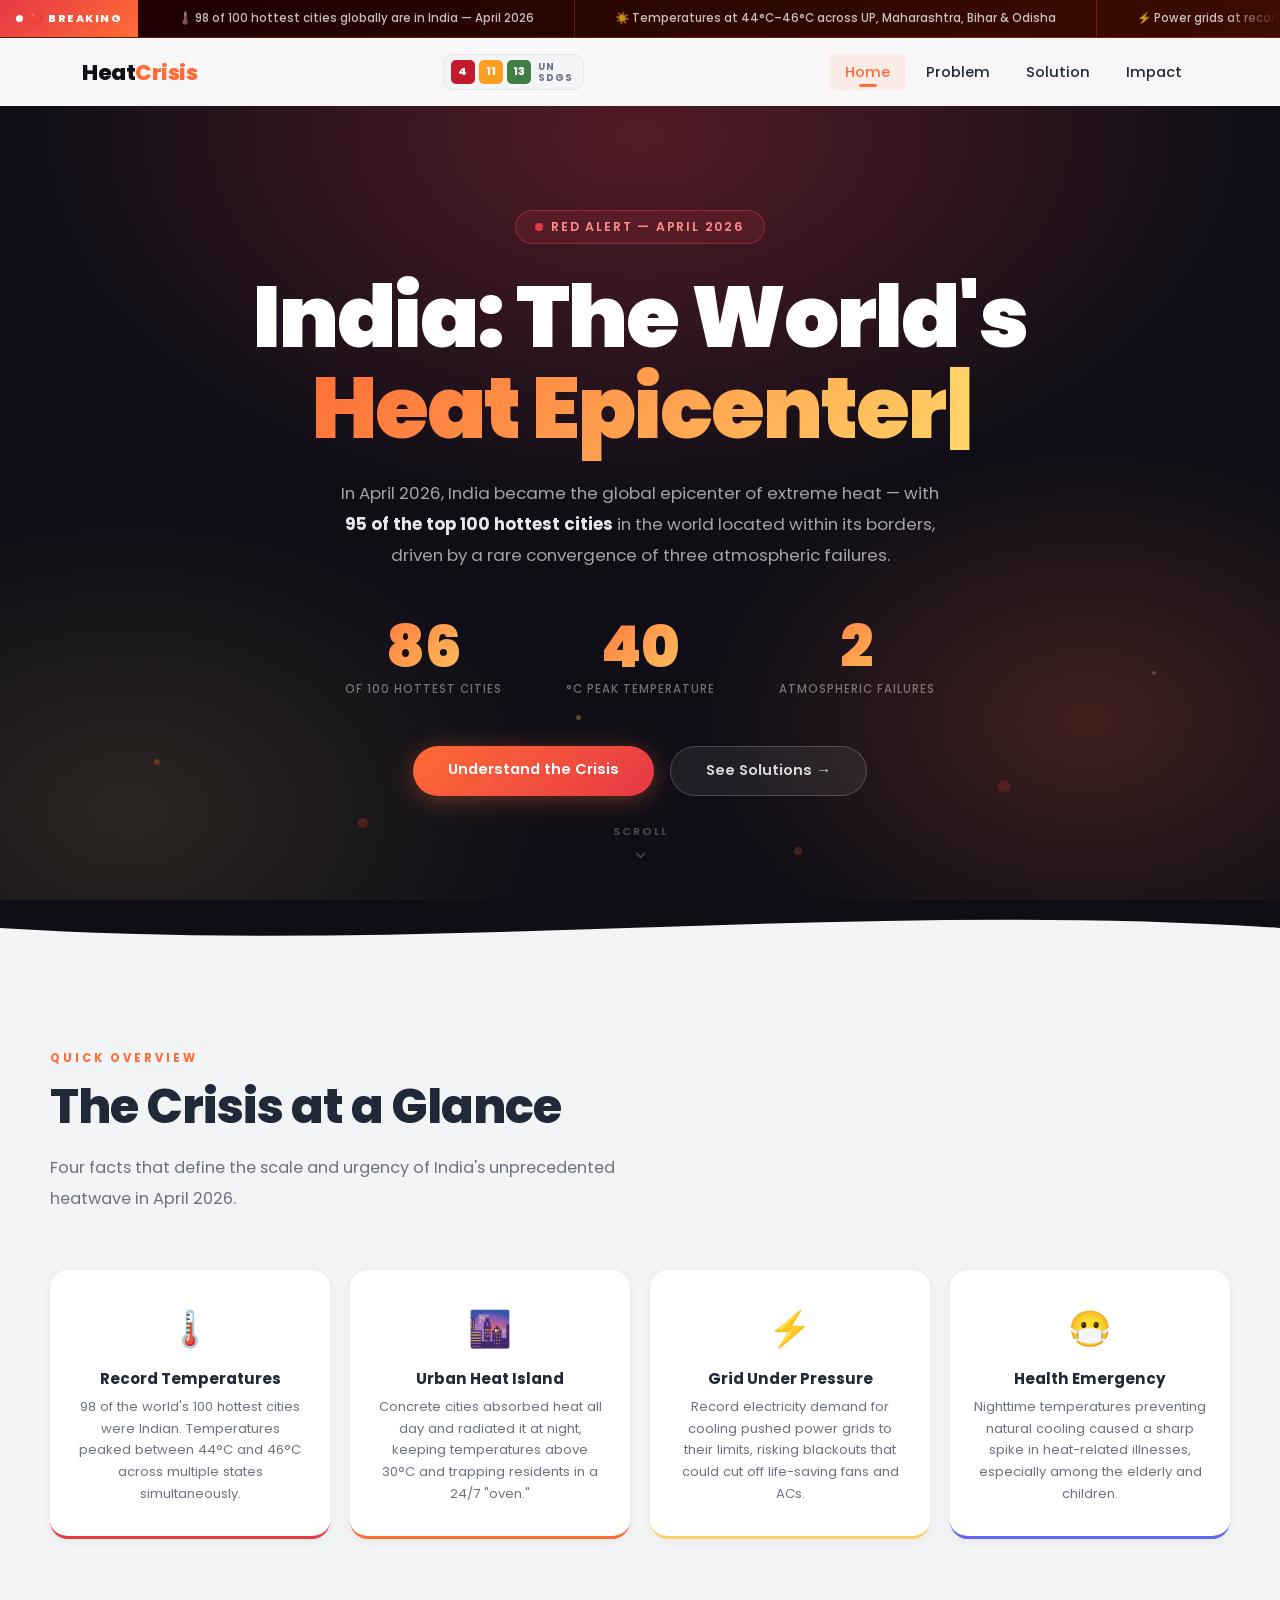
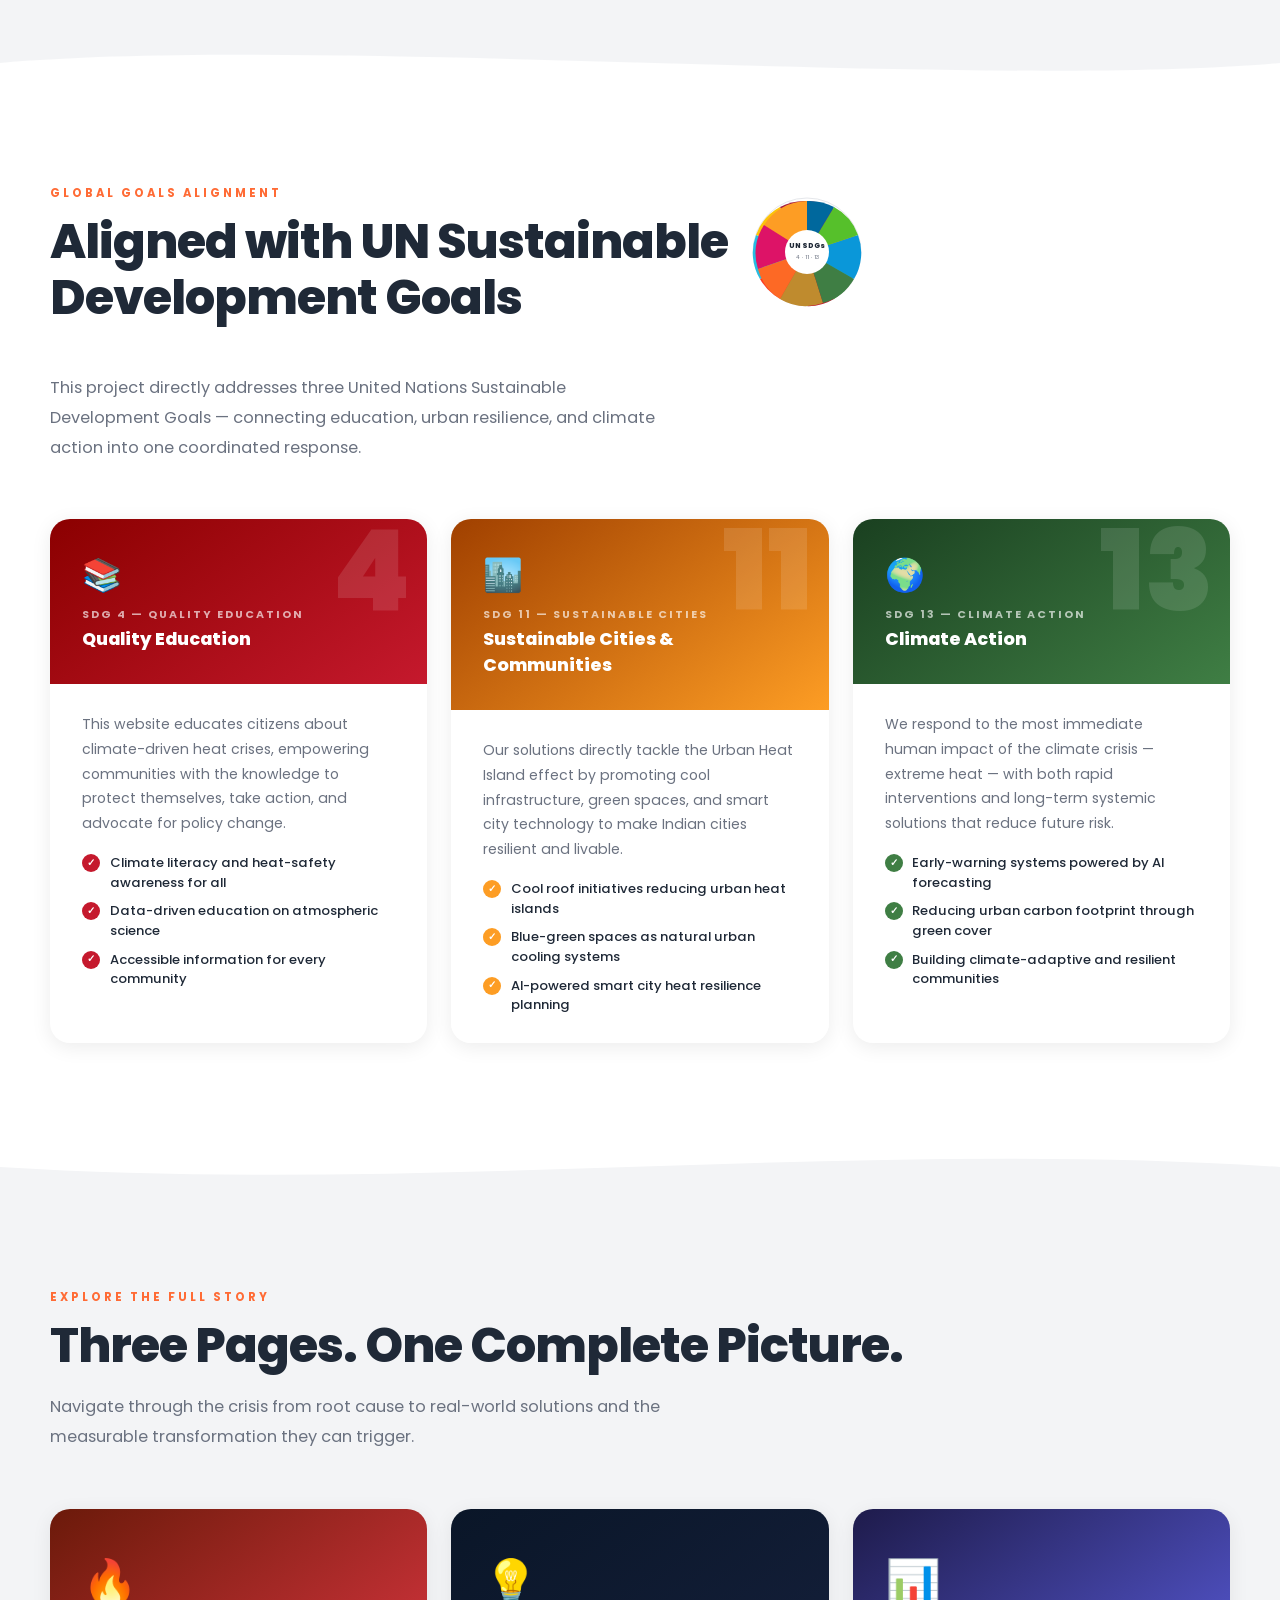
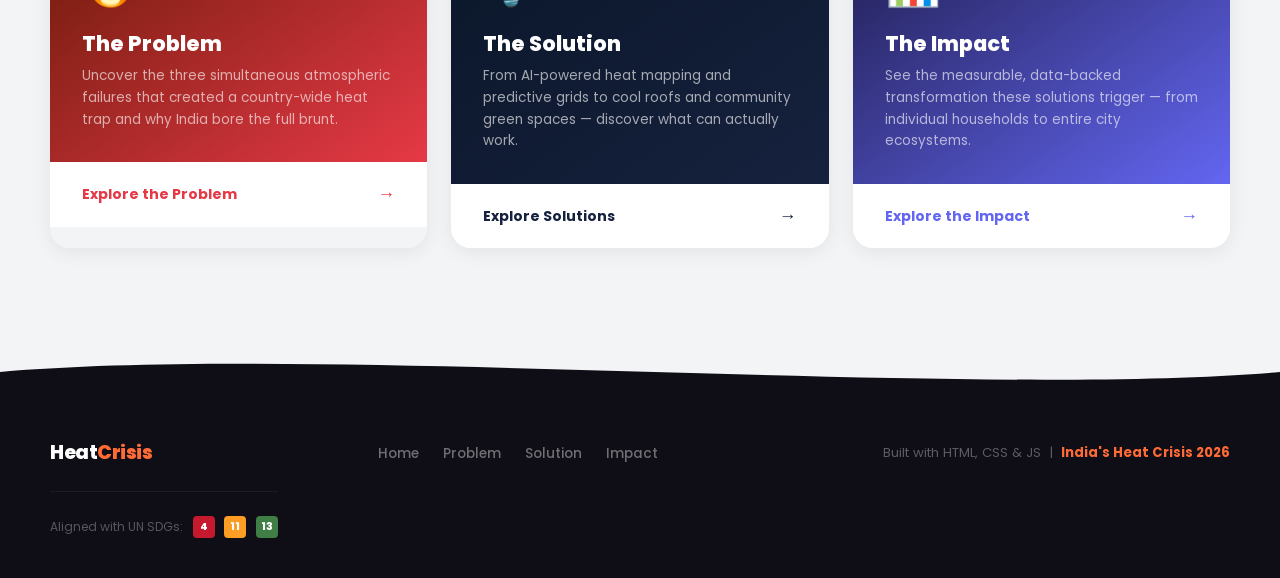
<file: index.html>
<!DOCTYPE html>
<html lang="en">
<head>
  <meta charset="UTF-8" />
  <meta name="viewport" content="width=device-width, initial-scale=1.0" />
  <title>Home | India's Heat Crisis 2026</title>
  <link rel="preconnect" href="https://fonts.googleapis.com" />
  <link href="https://fonts.googleapis.com/css2?family=Poppins:wght@400;500;600;700;800;900&display=swap" rel="stylesheet" />
  <link rel="stylesheet" href="styles.css" />
</head>
<body>

<!-- ══ READING PROGRESS BAR ══ -->
<div class="progress-bar" id="progressBar"></div>

<!-- ══ BREAKING NEWS TICKER ══ -->
<div class="ticker">
  <span class="ticker-label">🔴 BREAKING</span>
  <div class="ticker-wrap">
    <div class="ticker-track">
      <span>🌡️ 98 of 100 hottest cities globally are in India — April 2026</span>
      <span>☀️ Temperatures at 44°C–46°C across UP, Maharashtra, Bihar &amp; Odisha</span>
      <span>⚡ Power grids at record demand — blackout risk during peak hours</span>
      <span>🔴 Red Alert: Stay indoors between 12pm – 4pm</span>
      <span>🌆 Nighttime temps above 30°C preventing natural cooling</span>
      <span>🏥 Sharp rise in heat-related illnesses across affected states</span>
      <!-- duplicate for seamless loop -->
      <span>🌡️ 98 of 100 hottest cities globally are in India — April 2026</span>
      <span>☀️ Temperatures at 44°C–46°C across UP, Maharashtra, Bihar &amp; Odisha</span>
      <span>⚡ Power grids at record demand — blackout risk during peak hours</span>
      <span>🔴 Red Alert: Stay indoors between 12pm – 4pm</span>
      <span>🌆 Nighttime temps above 30°C preventing natural cooling</span>
      <span>🏥 Sharp rise in heat-related illnesses across affected states</span>
    </div>
  </div>
</div>

<!-- ══ NAVBAR ══ -->
<nav>
  <div class="nav-inner">
    <a href="index.html" class="logo">Heat<span>Crisis</span></a>

    <!-- SDG Badge -->
    <div class="sdg-nav-badge" title="This project addresses UN SDGs 4, 11 and 13">
      <span class="sdg-chip" style="background:var(--sdg4)"  title="SDG 4 — Quality Education">4</span>
      <span class="sdg-chip" style="background:var(--sdg11)" title="SDG 11 — Sustainable Cities">11</span>
      <span class="sdg-chip" style="background:var(--sdg13)" title="SDG 13 — Climate Action">13</span>
      <span class="sdg-label">UN<br>SDGs</span>
    </div>

    <ul class="nav-menu" id="navMenu">
      <li><a href="index.html">Home</a></li>
      <li><a href="problem.html">Problem</a></li>
      <li><a href="solution.html">Solution</a></li>
      <li><a href="impact.html">Impact</a></li>
    </ul>
    <div class="hamburger" id="hamburger">
      <span></span><span></span><span></span>
    </div>
  </div>
</nav>

<!-- ══ HERO ══ -->
<section id="home-hero">
  <!-- Floating heat particles -->
  <span class="particle" style="width:6px;height:6px;left:12%;bottom:15%;background:rgba(255,107,53,.3);animation-duration:9s;animation-delay:0s;"></span>
  <span class="particle" style="width:10px;height:10px;left:28%;bottom:8%;background:rgba(230,57,70,.25);animation-duration:13s;animation-delay:2s;"></span>
  <span class="particle" style="width:5px;height:5px;left:45%;bottom:20%;background:rgba(255,209,102,.3);animation-duration:10s;animation-delay:4s;"></span>
  <span class="particle" style="width:8px;height:8px;left:62%;bottom:5%;background:rgba(255,107,53,.2);animation-duration:12s;animation-delay:1s;"></span>
  <span class="particle" style="width:12px;height:12px;left:78%;bottom:12%;background:rgba(230,57,70,.2);animation-duration:15s;animation-delay:3s;"></span>
  <span class="particle" style="width:4px;height:4px;left:90%;bottom:25%;background:rgba(255,209,102,.25);animation-duration:8s;animation-delay:5s;"></span>

  <div class="hero-wrap">
    <div class="pill">Red Alert — April 2026</div>

    <h1 class="hero-heading">
      India: The World's<br>
      <span class="hot">Heat Epicenter</span>
    </h1>

    <p class="hero-sub">
      In April 2026, India became the global epicenter of extreme heat — with
      <strong>95 of the top 100 hottest cities</strong> in the world located
      within its borders, driven by a rare convergence of three atmospheric failures.
    </p>

    <div class="hero-stats-row">
      <div class="h-stat">
        <div class="h-stat-num" data-target="98">0</div>
        <div class="h-stat-label">of 100 hottest cities</div>
      </div>
      <div class="h-stat">
        <div class="h-stat-num" data-target="46">0</div>
        <div class="h-stat-label">°C peak temperature</div>
      </div>
      <div class="h-stat">
        <div class="h-stat-num" data-target="3">0</div>
        <div class="h-stat-label">atmospheric failures</div>
      </div>
    </div>

    <div class="hero-ctas">
      <a href="problem.html" class="btn btn-fire">Understand the Crisis</a>
      <a href="solution.html" class="btn btn-ghost">See Solutions →</a>
    </div>
  </div>

  <div class="scroll-hint">
    <span>Scroll</span>
    <svg viewBox="0 0 24 24"><polyline points="6 9 12 15 18 9"/></svg>
  </div>
</section>

<!-- wave: dark → light -->
<div class="wave" style="background:var(--darker);">
  <svg viewBox="0 0 1440 55" xmlns="http://www.w3.org/2000/svg" preserveAspectRatio="none" style="height:55px;">
    <path d="M0,28 C480,55 960,0 1440,28 L1440,55 L0,55 Z" fill="#F3F4F6"/>
  </svg>
</div>

<!-- ══ QUICK FACTS ══ -->
<section class="section" style="background:var(--light);">
  <div class="wrap">
    <span class="eyebrow">Quick Overview</span>
    <h2 class="sec-title">The Crisis at a Glance</h2>
    <p class="sec-desc">Four facts that define the scale and urgency of India's unprecedented heatwave in April 2026.</p>

    <div class="facts-grid">
      <div class="fact-card reveal">
        <span class="fact-icon">🌡️</span>
        <h4>Record Temperatures</h4>
        <p>98 of the world's 100 hottest cities were Indian. Temperatures peaked between 44°C and 46°C across multiple states simultaneously.</p>
      </div>
      <div class="fact-card reveal">
        <span class="fact-icon">🌆</span>
        <h4>Urban Heat Island</h4>
        <p>Concrete cities absorbed heat all day and radiated it at night, keeping temperatures above 30°C and trapping residents in a 24/7 "oven."</p>
      </div>
      <div class="fact-card reveal">
        <span class="fact-icon">⚡</span>
        <h4>Grid Under Pressure</h4>
        <p>Record electricity demand for cooling pushed power grids to their limits, risking blackouts that could cut off life-saving fans and ACs.</p>
      </div>
      <div class="fact-card reveal">
        <span class="fact-icon">😷</span>
        <h4>Health Emergency</h4>
        <p>Nighttime temperatures preventing natural cooling caused a sharp spike in heat-related illnesses, especially among the elderly and children.</p>
      </div>
    </div>
  </div>
</section>

<!-- wave: light → white -->
<div class="wave" style="background:var(--light);">
  <svg viewBox="0 0 1440 55" xmlns="http://www.w3.org/2000/svg" preserveAspectRatio="none" style="height:55px;">
    <path d="M0,28 C360,0 1080,55 1440,28 L1440,55 L0,55 Z" fill="white"/>
  </svg>
</div>

<!-- ══ SDG GOALS ══ -->
<section class="section" style="background:white;">
  <div class="wrap">
    <div class="sdg-section-header">
      <div>
        <span class="eyebrow">Global Goals Alignment</span>
        <h2 class="sec-title" style="margin-bottom:0;">Aligned with UN Sustainable<br>Development Goals</h2>
      </div>
      <!-- SDG Wheel SVG -->
      <div class="sdg-wheel">
        <svg width="110" height="110" viewBox="0 0 110 110" xmlns="http://www.w3.org/2000/svg">
          <circle cx="55" cy="55" r="54" fill="#ffffff" stroke="#e5e7eb" stroke-width="1"/>
          <!-- 17 segments simplified as colorful arcs -->
          <path d="M55,55 L55,4 A51,51 0 0,1 98,28 Z" fill="#E5243B"/>
          <path d="M55,55 L98,28 A51,51 0 0,1 104,72 Z" fill="#DDA63A"/>
          <path d="M55,55 L104,72 A51,51 0 0,1 82,102 Z" fill="#4C9F38"/>
          <path d="M55,55 L82,102 A51,51 0 0,1 39,106 Z" fill="#C5192D"/>
          <path d="M55,55 L39,106 A51,51 0 0,1 8,82 Z" fill="#FF3A21"/>
          <path d="M55,55 L8,82 A51,51 0 0,1 4,38 Z" fill="#26BDE2"/>
          <path d="M55,55 L4,38 A51,51 0 0,1 28,10 Z" fill="#FCC30B"/>
          <path d="M55,55 L28,10 A51,51 0 0,1 55,4 Z" fill="#A21942"/>
          <path d="M55,55 L55,4 A51,51 0 0,0 12,28 Z" fill="#FD9D24"/>
          <path d="M55,55 L12,28 A51,51 0 0,0 6,72 Z" fill="#DD1367"/>
          <path d="M55,55 L6,72 A51,51 0 0,0 28,102 Z" fill="#FD6925"/>
          <path d="M55,55 L28,102 A51,51 0 0,0 71,106 Z" fill="#BF8B2E"/>
          <path d="M55,55 L71,106 A51,51 0 0,0 102,82 Z" fill="#3F7E44"/>
          <path d="M55,55 L102,82 A51,51 0 0,0 106,38 Z" fill="#0A97D9"/>
          <path d="M55,55 L106,38 A51,51 0 0,0 82,10 Z" fill="#56C02B"/>
          <path d="M55,55 L82,10 A51,51 0 0,0 55,4 Z" fill="#00689D"/>
          <circle cx="55" cy="55" r="22" fill="white"/>
          <!-- UN SDG text in center -->
          <text x="55" y="51" text-anchor="middle" font-size="7" font-weight="800" fill="#1F2937" font-family="Poppins,sans-serif">UN SDGs</text>
          <text x="55" y="62" text-anchor="middle" font-size="6" fill="#6B7280" font-family="Poppins,sans-serif">4 · 11 · 13</text>
        </svg>
      </div>
    </div>

    <p class="sec-desc" style="margin-top:.5rem;">
      This project directly addresses three United Nations Sustainable Development Goals —
      connecting education, urban resilience, and climate action into one coordinated response.
    </p>

    <div class="sdg-grid">

      <!-- SDG 4 -->
      <div class="sdg-card reveal">
        <div class="sdg-card-head">
          <div class="sdg-bg-num">4</div>
          <span class="sdg-card-icon">📚</span>
          <div class="sdg-goal-num">SDG 4 — Quality Education</div>
          <h3>Quality Education</h3>
        </div>
        <div class="sdg-card-body">
          <p>This website educates citizens about climate-driven heat crises, empowering communities with the knowledge to protect themselves, take action, and advocate for policy change.</p>
          <ul class="sdg-points">
            <li><span class="sdg-check">✓</span>Climate literacy and heat-safety awareness for all</li>
            <li><span class="sdg-check">✓</span>Data-driven education on atmospheric science</li>
            <li><span class="sdg-check">✓</span>Accessible information for every community</li>
          </ul>
        </div>
      </div>

      <!-- SDG 11 -->
      <div class="sdg-card reveal">
        <div class="sdg-card-head">
          <div class="sdg-bg-num">11</div>
          <span class="sdg-card-icon">🏙️</span>
          <div class="sdg-goal-num">SDG 11 — Sustainable Cities</div>
          <h3>Sustainable Cities &amp; Communities</h3>
        </div>
        <div class="sdg-card-body">
          <p>Our solutions directly tackle the Urban Heat Island effect by promoting cool infrastructure, green spaces, and smart city technology to make Indian cities resilient and livable.</p>
          <ul class="sdg-points">
            <li><span class="sdg-check">✓</span>Cool roof initiatives reducing urban heat islands</li>
            <li><span class="sdg-check">✓</span>Blue-green spaces as natural urban cooling systems</li>
            <li><span class="sdg-check">✓</span>AI-powered smart city heat resilience planning</li>
          </ul>
        </div>
      </div>

      <!-- SDG 13 -->
      <div class="sdg-card reveal">
        <div class="sdg-card-head">
          <div class="sdg-bg-num">13</div>
          <span class="sdg-card-icon">🌍</span>
          <div class="sdg-goal-num">SDG 13 — Climate Action</div>
          <h3>Climate Action</h3>
        </div>
        <div class="sdg-card-body">
          <p>We respond to the most immediate human impact of the climate crisis — extreme heat — with both rapid interventions and long-term systemic solutions that reduce future risk.</p>
          <ul class="sdg-points">
            <li><span class="sdg-check">✓</span>Early-warning systems powered by AI forecasting</li>
            <li><span class="sdg-check">✓</span>Reducing urban carbon footprint through green cover</li>
            <li><span class="sdg-check">✓</span>Building climate-adaptive and resilient communities</li>
          </ul>
        </div>
      </div>

    </div>
  </div>
</section>

<!-- wave: white → light -->
<div class="wave" style="background:white;">
  <svg viewBox="0 0 1440 55" xmlns="http://www.w3.org/2000/svg" preserveAspectRatio="none" style="height:55px;">
    <path d="M0,28 C480,55 960,0 1440,28 L1440,55 L0,55 Z" fill="#F3F4F6"/>
  </svg>
</div>

<!-- ══ EXPLORE PAGES ══ -->
<section class="section" style="background:var(--light);">
  <div class="wrap">
    <span class="eyebrow">Explore the Full Story</span>
    <h2 class="sec-title">Three Pages. One Complete Picture.</h2>
    <p class="sec-desc">Navigate through the crisis from root cause to real-world solutions and the measurable transformation they can trigger.</p>

    <div class="explore-grid">
      <a href="problem.html" class="explore-card reveal">
        <div class="ec-head">
          <span class="ec-head-icon">🔥</span>
          <h3>The Problem</h3>
          <p>Uncover the three simultaneous atmospheric failures that created a country-wide heat trap and why India bore the full brunt.</p>
        </div>
        <div class="ec-foot"><span>Explore the Problem</span><span class="ec-arrow">→</span></div>
      </a>

      <a href="solution.html" class="explore-card reveal">
        <div class="ec-head">
          <span class="ec-head-icon">💡</span>
          <h3>The Solution</h3>
          <p>From AI-powered heat mapping and predictive grids to cool roofs and community green spaces — discover what can actually work.</p>
        </div>
        <div class="ec-foot"><span>Explore Solutions</span><span class="ec-arrow">→</span></div>
      </a>

      <a href="impact.html" class="explore-card reveal">
        <div class="ec-head">
          <span class="ec-head-icon">📊</span>
          <h3>The Impact</h3>
          <p>See the measurable, data-backed transformation these solutions trigger — from individual households to entire city ecosystems.</p>
        </div>
        <div class="ec-foot"><span>Explore the Impact</span><span class="ec-arrow">→</span></div>
      </a>
    </div>
  </div>
</section>

<!-- wave: light → darker (footer) -->
<div class="wave" style="background:var(--light);">
  <svg viewBox="0 0 1440 55" xmlns="http://www.w3.org/2000/svg" preserveAspectRatio="none" style="height:55px;">
    <path d="M0,28 C360,0 1080,55 1440,28 L1440,55 L0,55 Z" fill="#0F0E17"/>
  </svg>
</div>

<!-- ══ FOOTER ══ -->
<footer>
  <div class="footer-inner">
    <a href="index.html" class="footer-logo">Heat<span>Crisis</span></a>
    <ul class="footer-links">
      <li><a href="index.html">Home</a></li>
      <li><a href="problem.html">Problem</a></li>
      <li><a href="solution.html">Solution</a></li>
      <li><a href="impact.html">Impact</a></li>
    </ul>
    <p class="footer-copy">Built with HTML, CSS &amp; JS &nbsp;|&nbsp; <strong>India's Heat Crisis 2026</strong></p>
  </div>
  <div class="footer-inner" style="padding-top:0;">
    <div class="footer-sdg">
      <span>Aligned with UN SDGs:</span>
      <span class="sdg-chip-sm" style="background:var(--sdg4)">4</span>
      <span class="sdg-chip-sm" style="background:var(--sdg11)">11</span>
      <span class="sdg-chip-sm" style="background:var(--sdg13)">13</span>
    </div>
  </div>
</footer>

<!-- ══ BACK TO TOP ══ -->
<button class="back-to-top" id="backToTop" aria-label="Back to top">
  <svg viewBox="0 0 24 24"><polyline points="18 15 12 9 6 15"/></svg>
</button>

<script src="script.js"></script>
</body>
</html>
</file>
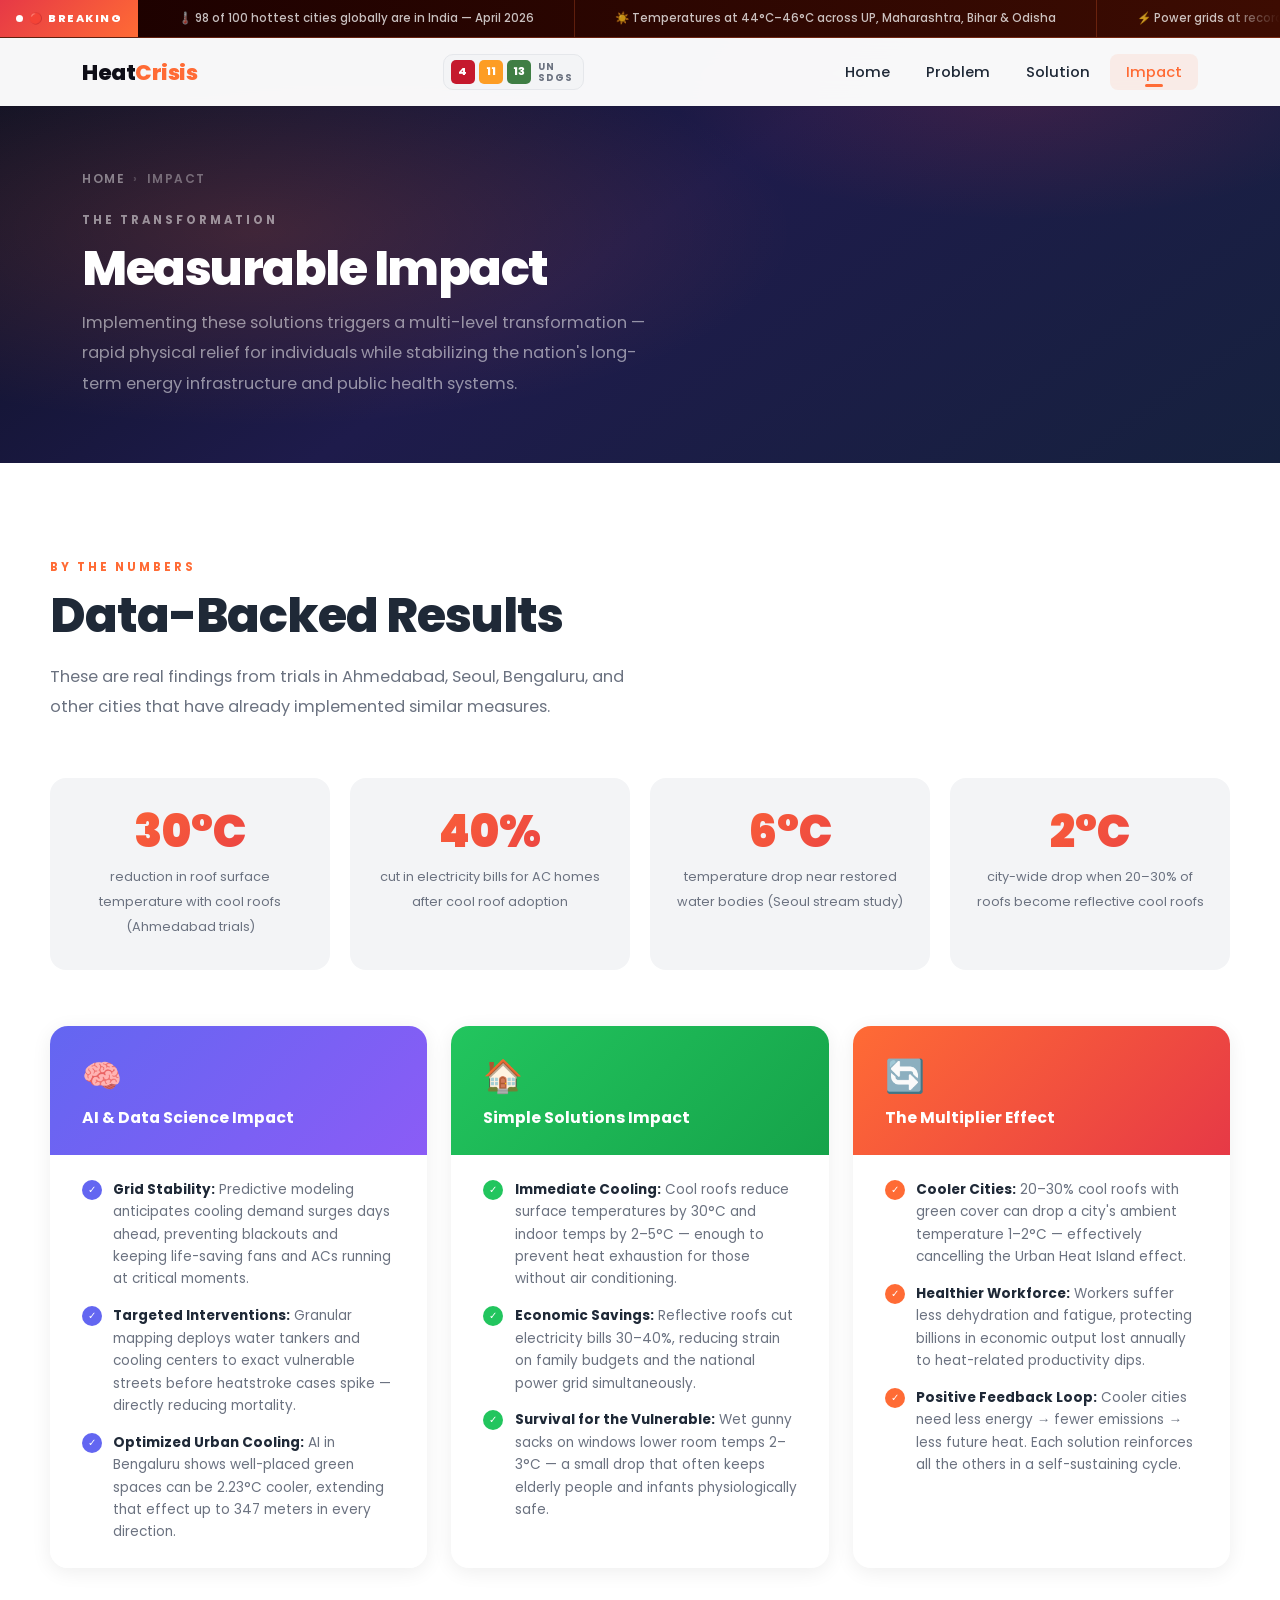
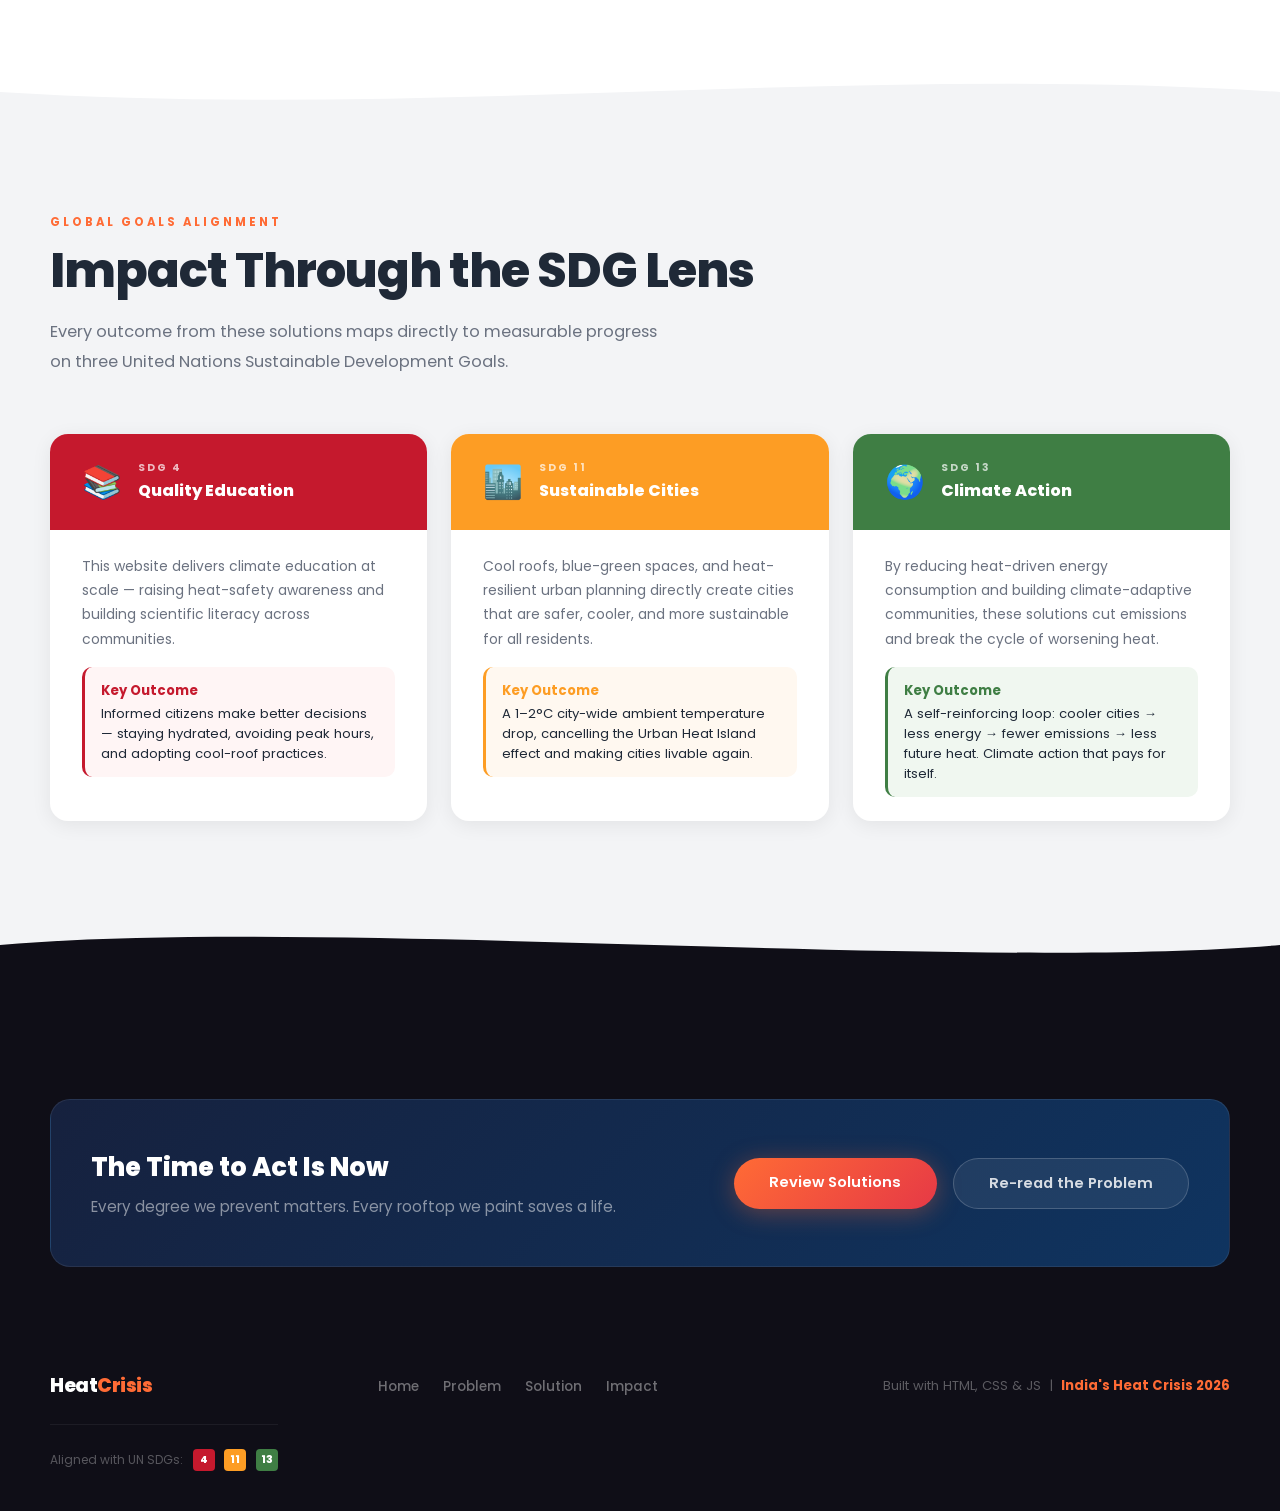
<file: impact.html>
<!DOCTYPE html>
<html lang="en">
<head>
  <meta charset="UTF-8" />
  <meta name="viewport" content="width=device-width, initial-scale=1.0" />
  <title>The Impact | India's Heat Crisis 2026</title>
  <link rel="preconnect" href="https://fonts.googleapis.com" />
  <link href="https://fonts.googleapis.com/css2?family=Poppins:wght@400;500;600;700;800;900&display=swap" rel="stylesheet" />
  <link rel="stylesheet" href="styles.css" />
</head>
<body>

<div class="progress-bar" id="progressBar"></div>

<!-- ══ TICKER ══ -->
<div class="ticker">
  <span class="ticker-label">🔴 BREAKING</span>
  <div class="ticker-wrap">
    <div class="ticker-track">
      <span>🌡️ 98 of 100 hottest cities globally are in India — April 2026</span>
      <span>☀️ Temperatures at 44°C–46°C across UP, Maharashtra, Bihar &amp; Odisha</span>
      <span>⚡ Power grids at record demand — blackout risk during peak hours</span>
      <span>🔴 Red Alert: Stay indoors between 12pm – 4pm</span>
      <span>🌆 Nighttime temps above 30°C preventing natural cooling</span>
      <span>🏥 Sharp rise in heat-related illnesses across affected states</span>
      <span>🌡️ 98 of 100 hottest cities globally are in India — April 2026</span>
      <span>☀️ Temperatures at 44°C–46°C across UP, Maharashtra, Bihar &amp; Odisha</span>
      <span>⚡ Power grids at record demand — blackout risk during peak hours</span>
      <span>🔴 Red Alert: Stay indoors between 12pm – 4pm</span>
      <span>🌆 Nighttime temps above 30°C preventing natural cooling</span>
      <span>🏥 Sharp rise in heat-related illnesses across affected states</span>
    </div>
  </div>
</div>

<!-- ══ NAVBAR ══ -->
<nav>
  <div class="nav-inner">
    <a href="index.html" class="logo">Heat<span>Crisis</span></a>
    <div class="sdg-nav-badge" title="This project addresses UN SDGs 4, 11 and 13">
      <span class="sdg-chip" style="background:var(--sdg4)"  title="SDG 4">4</span>
      <span class="sdg-chip" style="background:var(--sdg11)" title="SDG 11">11</span>
      <span class="sdg-chip" style="background:var(--sdg13)" title="SDG 13">13</span>
      <span class="sdg-label">UN<br>SDGs</span>
    </div>
    <ul class="nav-menu" id="navMenu">
      <li><a href="index.html">Home</a></li>
      <li><a href="problem.html">Problem</a></li>
      <li><a href="solution.html">Solution</a></li>
      <li><a href="impact.html">Impact</a></li>
    </ul>
    <div class="hamburger" id="hamburger"><span></span><span></span><span></span></div>
  </div>
</nav>

<!-- ══ PAGE HERO ══ -->
<div class="page-hero" style="background:linear-gradient(145deg,#0a0f1e,#1e1b4b,#16213E);">
  <div class="page-hero-inner">
    <div class="breadcrumb">
      <a href="index.html">Home</a><span class="sep">›</span><span>Impact</span>
    </div>
    <span class="eyebrow">The Transformation</span>
    <h1 class="sec-title">Measurable Impact</h1>
    <p class="sec-desc">
      Implementing these solutions triggers a multi-level transformation — rapid physical relief
      for individuals while stabilizing the nation's long-term energy infrastructure and
      public health systems.
    </p>
  </div>
</div>

<!-- ══ KPI STATS ══ -->
<section class="section" style="background:white;">
  <div class="wrap">
    <span class="eyebrow">By the Numbers</span>
    <h2 class="sec-title">Data-Backed Results</h2>
    <p class="sec-desc">
      These are real findings from trials in Ahmedabad, Seoul, Bengaluru, and other cities
      that have already implemented similar measures.
    </p>

    <div class="kpi-row">
      <div class="kpi reveal">
        <span class="kpi-num" data-target="30" data-suffix="°C">0</span>
        <span class="kpi-label">reduction in roof surface temperature with cool roofs (Ahmedabad trials)</span>
      </div>
      <div class="kpi reveal">
        <span class="kpi-num" data-target="40" data-suffix="%">0</span>
        <span class="kpi-label">cut in electricity bills for AC homes after cool roof adoption</span>
      </div>
      <div class="kpi reveal">
        <span class="kpi-num" data-target="6" data-suffix="°C">0</span>
        <span class="kpi-label">temperature drop near restored water bodies (Seoul stream study)</span>
      </div>
      <div class="kpi reveal">
        <span class="kpi-num" data-target="2" data-suffix="°C">0</span>
        <span class="kpi-label">city-wide drop when 20–30% of roofs become reflective cool roofs</span>
      </div>
    </div>

    <div class="impact-cards">
      <div class="imp-card reveal">
        <div class="imp-head"><div class="imp-icon">🧠</div><h3>AI &amp; Data Science Impact</h3></div>
        <div class="imp-body">
          <div class="imp-point"><div class="check">✓</div><p><strong>Grid Stability:</strong> Predictive modeling anticipates cooling demand surges days ahead, preventing blackouts and keeping life-saving fans and ACs running at critical moments.</p></div>
          <div class="imp-point"><div class="check">✓</div><p><strong>Targeted Interventions:</strong> Granular mapping deploys water tankers and cooling centers to exact vulnerable streets before heatstroke cases spike — directly reducing mortality.</p></div>
          <div class="imp-point"><div class="check">✓</div><p><strong>Optimized Urban Cooling:</strong> AI in Bengaluru shows well-placed green spaces can be 2.23°C cooler, extending that effect up to 347 meters in every direction.</p></div>
        </div>
      </div>

      <div class="imp-card reveal">
        <div class="imp-head"><div class="imp-icon">🏠</div><h3>Simple Solutions Impact</h3></div>
        <div class="imp-body">
          <div class="imp-point"><div class="check">✓</div><p><strong>Immediate Cooling:</strong> Cool roofs reduce surface temperatures by 30°C and indoor temps by 2–5°C — enough to prevent heat exhaustion for those without air conditioning.</p></div>
          <div class="imp-point"><div class="check">✓</div><p><strong>Economic Savings:</strong> Reflective roofs cut electricity bills 30–40%, reducing strain on family budgets and the national power grid simultaneously.</p></div>
          <div class="imp-point"><div class="check">✓</div><p><strong>Survival for the Vulnerable:</strong> Wet gunny sacks on windows lower room temps 2–3°C — a small drop that often keeps elderly people and infants physiologically safe.</p></div>
        </div>
      </div>

      <div class="imp-card reveal">
        <div class="imp-head"><div class="imp-icon">🔄</div><h3>The Multiplier Effect</h3></div>
        <div class="imp-body">
          <div class="imp-point"><div class="check">✓</div><p><strong>Cooler Cities:</strong> 20–30% cool roofs with green cover can drop a city's ambient temperature 1–2°C — effectively cancelling the Urban Heat Island effect.</p></div>
          <div class="imp-point"><div class="check">✓</div><p><strong>Healthier Workforce:</strong> Workers suffer less dehydration and fatigue, protecting billions in economic output lost annually to heat-related productivity dips.</p></div>
          <div class="imp-point"><div class="check">✓</div><p><strong>Positive Feedback Loop:</strong> Cooler cities need less energy → fewer emissions → less future heat. Each solution reinforces all the others in a self-sustaining cycle.</p></div>
        </div>
      </div>
    </div>
  </div>
</section>

<!-- wave: white → light -->
<div class="wave" style="background:white;">
  <svg viewBox="0 0 1440 55" xmlns="http://www.w3.org/2000/svg" preserveAspectRatio="none" style="height:55px;">
    <path d="M0,28 C480,55 960,0 1440,28 L1440,55 L0,55 Z" fill="#F3F4F6"/>
  </svg>
</div>

<!-- ══ SDG IMPACT ALIGNMENT ══ -->
<section class="section" style="background:var(--light);">
  <div class="wrap">
    <span class="eyebrow">Global Goals Alignment</span>
    <h2 class="sec-title">Impact Through the SDG Lens</h2>
    <p class="sec-desc">Every outcome from these solutions maps directly to measurable progress on three United Nations Sustainable Development Goals.</p>

    <div style="display:grid;grid-template-columns:repeat(auto-fit,minmax(280px,1fr));gap:1.5rem;">

      <div class="reveal" style="background:white;border-radius:18px;overflow:hidden;box-shadow:0 4px 20px rgba(0,0,0,.07);">
        <div style="background:var(--sdg4);padding:1.5rem 2rem;display:flex;align-items:center;gap:1rem;color:white;">
          <span style="font-size:2rem;">📚</span>
          <div>
            <p style="font-size:.65rem;font-weight:700;letter-spacing:2px;text-transform:uppercase;opacity:.7;margin-bottom:.15rem;">SDG 4</p>
            <h3 style="font-size:1rem;font-weight:800;">Quality Education</h3>
          </div>
        </div>
        <div style="padding:1.5rem 2rem;">
          <p style="font-size:.87rem;color:var(--gray);line-height:1.75;margin-bottom:1rem;">This website delivers climate education at scale — raising heat-safety awareness and building scientific literacy across communities.</p>
          <div style="background:#fff5f5;border-radius:10px;padding:.85rem 1rem;border-left:3px solid var(--sdg4);">
            <p style="font-size:.82rem;font-weight:700;color:var(--sdg4);">Key Outcome</p>
            <p style="font-size:.82rem;color:var(--text);margin-top:.2rem;">Informed citizens make better decisions — staying hydrated, avoiding peak hours, and adopting cool-roof practices.</p>
          </div>
        </div>
      </div>

      <div class="reveal" style="background:white;border-radius:18px;overflow:hidden;box-shadow:0 4px 20px rgba(0,0,0,.07);transition-delay:.12s;">
        <div style="background:var(--sdg11);padding:1.5rem 2rem;display:flex;align-items:center;gap:1rem;color:white;">
          <span style="font-size:2rem;">🏙️</span>
          <div>
            <p style="font-size:.65rem;font-weight:700;letter-spacing:2px;text-transform:uppercase;opacity:.7;margin-bottom:.15rem;">SDG 11</p>
            <h3 style="font-size:1rem;font-weight:800;">Sustainable Cities</h3>
          </div>
        </div>
        <div style="padding:1.5rem 2rem;">
          <p style="font-size:.87rem;color:var(--gray);line-height:1.75;margin-bottom:1rem;">Cool roofs, blue-green spaces, and heat-resilient urban planning directly create cities that are safer, cooler, and more sustainable for all residents.</p>
          <div style="background:#fff8f0;border-radius:10px;padding:.85rem 1rem;border-left:3px solid var(--sdg11);">
            <p style="font-size:.82rem;font-weight:700;color:var(--sdg11);">Key Outcome</p>
            <p style="font-size:.82rem;color:var(--text);margin-top:.2rem;">A 1–2°C city-wide ambient temperature drop, cancelling the Urban Heat Island effect and making cities livable again.</p>
          </div>
        </div>
      </div>

      <div class="reveal" style="background:white;border-radius:18px;overflow:hidden;box-shadow:0 4px 20px rgba(0,0,0,.07);transition-delay:.24s;">
        <div style="background:var(--sdg13);padding:1.5rem 2rem;display:flex;align-items:center;gap:1rem;color:white;">
          <span style="font-size:2rem;">🌍</span>
          <div>
            <p style="font-size:.65rem;font-weight:700;letter-spacing:2px;text-transform:uppercase;opacity:.7;margin-bottom:.15rem;">SDG 13</p>
            <h3 style="font-size:1rem;font-weight:800;">Climate Action</h3>
          </div>
        </div>
        <div style="padding:1.5rem 2rem;">
          <p style="font-size:.87rem;color:var(--gray);line-height:1.75;margin-bottom:1rem;">By reducing heat-driven energy consumption and building climate-adaptive communities, these solutions cut emissions and break the cycle of worsening heat.</p>
          <div style="background:#f0f7f0;border-radius:10px;padding:.85rem 1rem;border-left:3px solid var(--sdg13);">
            <p style="font-size:.82rem;font-weight:700;color:var(--sdg13);">Key Outcome</p>
            <p style="font-size:.82rem;color:var(--text);margin-top:.2rem;">A self-reinforcing loop: cooler cities → less energy → fewer emissions → less future heat. Climate action that pays for itself.</p>
          </div>
        </div>
      </div>

    </div>
  </div>
</section>

<!-- wave: light → darker (footer) -->
<div class="wave" style="background:var(--light);">
  <svg viewBox="0 0 1440 55" xmlns="http://www.w3.org/2000/svg" preserveAspectRatio="none" style="height:55px;">
    <path d="M0,28 C360,0 1080,55 1440,28 L1440,55 L0,55 Z" fill="#0F0E17"/>
  </svg>
</div>

<!-- ══ CTA BANNER ══ -->
<section class="section" style="background:var(--darker);padding:4rem 2rem;">
  <div class="wrap">
    <div class="cta-banner reveal" style="background:linear-gradient(135deg,#16213E,#0F3460);border:1px solid rgba(255,255,255,.08);">
      <div>
        <h3>The Time to Act Is Now</h3>
        <p>Every degree we prevent matters. Every rooftop we paint saves a life.</p>
      </div>
      <div class="cta-btns">
        <a href="solution.html" class="btn btn-fire">Review Solutions</a>
        <a href="problem.html" class="btn btn-ghost">Re-read the Problem</a>
      </div>
    </div>
  </div>
</section>

<!-- ══ FOOTER ══ -->
<footer>
  <div class="footer-inner">
    <a href="index.html" class="footer-logo">Heat<span>Crisis</span></a>
    <ul class="footer-links">
      <li><a href="index.html">Home</a></li>
      <li><a href="problem.html">Problem</a></li>
      <li><a href="solution.html">Solution</a></li>
      <li><a href="impact.html">Impact</a></li>
    </ul>
    <p class="footer-copy">Built with HTML, CSS &amp; JS &nbsp;|&nbsp; <strong>India's Heat Crisis 2026</strong></p>
  </div>
  <div class="footer-inner" style="padding-top:0;">
    <div class="footer-sdg">
      <span>Aligned with UN SDGs:</span>
      <span class="sdg-chip-sm" style="background:var(--sdg4)">4</span>
      <span class="sdg-chip-sm" style="background:var(--sdg11)">11</span>
      <span class="sdg-chip-sm" style="background:var(--sdg13)">13</span>
    </div>
  </div>
</footer>

<button class="back-to-top" id="backToTop" aria-label="Back to top">
  <svg viewBox="0 0 24 24"><polyline points="18 15 12 9 6 15"/></svg>
</button>

<script src="script.js"></script>
</body>
</html>
</file>
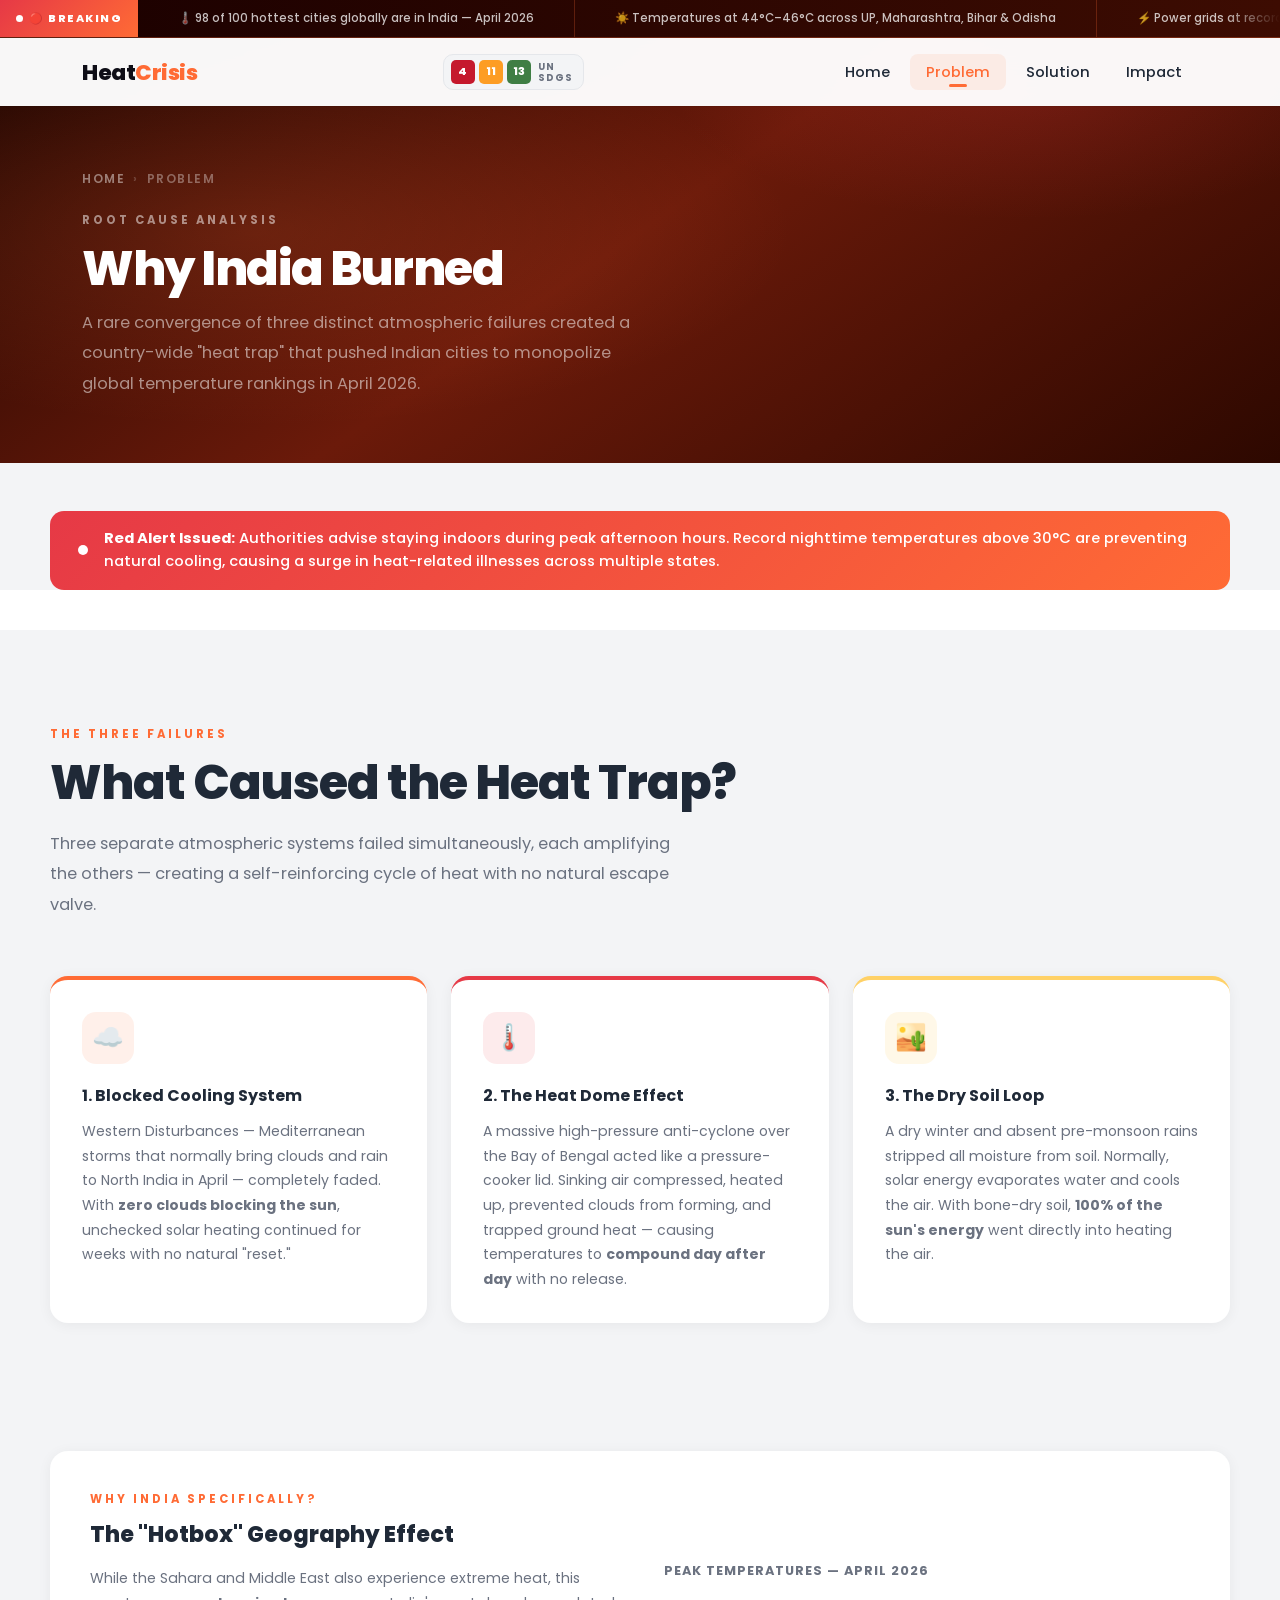
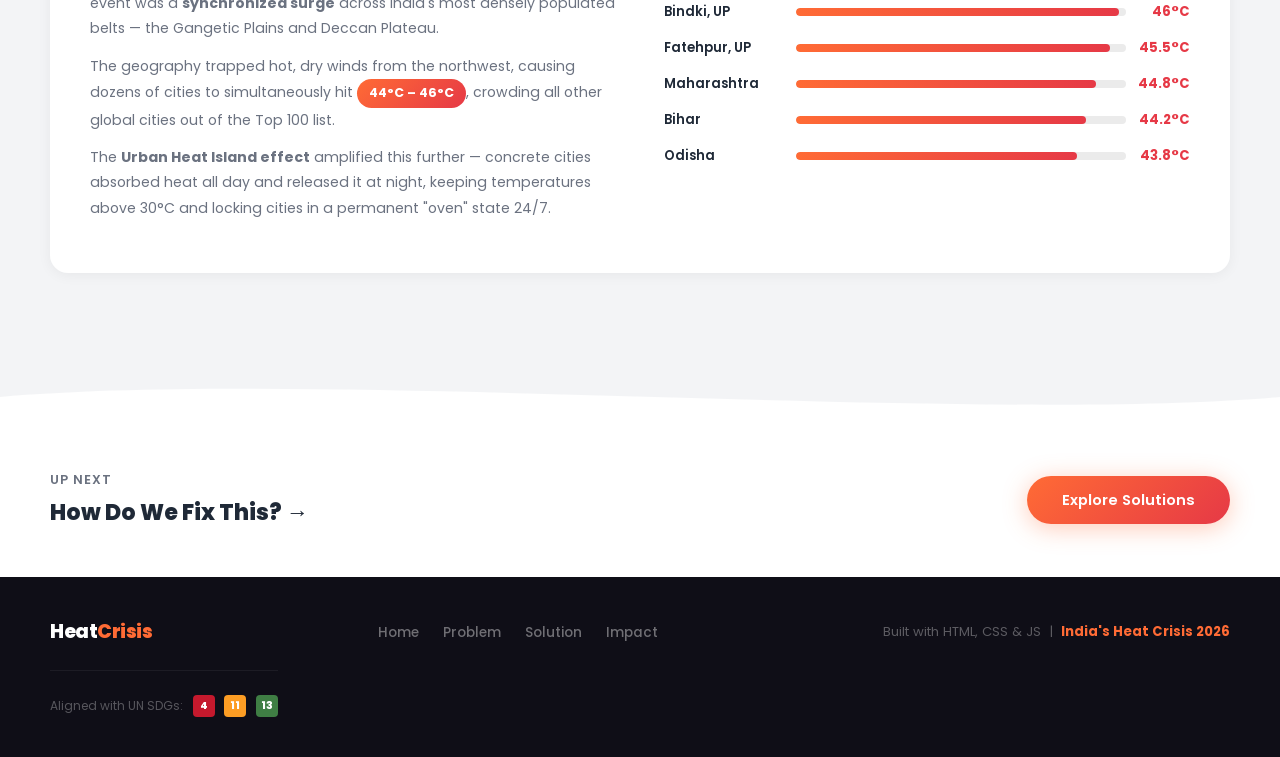
<file: problem.html>
<!DOCTYPE html>
<html lang="en">
<head>
  <meta charset="UTF-8" />
  <meta name="viewport" content="width=device-width, initial-scale=1.0" />
  <title>The Problem | India's Heat Crisis 2026</title>
  <link rel="preconnect" href="https://fonts.googleapis.com" />
  <link href="https://fonts.googleapis.com/css2?family=Poppins:wght@400;500;600;700;800;900&display=swap" rel="stylesheet" />
  <link rel="stylesheet" href="styles.css" />
</head>
<body>

<div class="progress-bar" id="progressBar"></div>

<!-- ══ TICKER ══ -->
<div class="ticker">
  <span class="ticker-label">🔴 BREAKING</span>
  <div class="ticker-wrap">
    <div class="ticker-track">
      <span>🌡️ 98 of 100 hottest cities globally are in India — April 2026</span>
      <span>☀️ Temperatures at 44°C–46°C across UP, Maharashtra, Bihar &amp; Odisha</span>
      <span>⚡ Power grids at record demand — blackout risk during peak hours</span>
      <span>🔴 Red Alert: Stay indoors between 12pm – 4pm</span>
      <span>🌆 Nighttime temps above 30°C preventing natural cooling</span>
      <span>🏥 Sharp rise in heat-related illnesses across affected states</span>
      <span>🌡️ 98 of 100 hottest cities globally are in India — April 2026</span>
      <span>☀️ Temperatures at 44°C–46°C across UP, Maharashtra, Bihar &amp; Odisha</span>
      <span>⚡ Power grids at record demand — blackout risk during peak hours</span>
      <span>🔴 Red Alert: Stay indoors between 12pm – 4pm</span>
      <span>🌆 Nighttime temps above 30°C preventing natural cooling</span>
      <span>🏥 Sharp rise in heat-related illnesses across affected states</span>
    </div>
  </div>
</div>

<!-- ══ NAVBAR ══ -->
<nav>
  <div class="nav-inner">
    <a href="index.html" class="logo">Heat<span>Crisis</span></a>
    <div class="sdg-nav-badge" title="This project addresses UN SDGs 4, 11 and 13">
      <span class="sdg-chip" style="background:var(--sdg4)"  title="SDG 4">4</span>
      <span class="sdg-chip" style="background:var(--sdg11)" title="SDG 11">11</span>
      <span class="sdg-chip" style="background:var(--sdg13)" title="SDG 13">13</span>
      <span class="sdg-label">UN<br>SDGs</span>
    </div>
    <ul class="nav-menu" id="navMenu">
      <li><a href="index.html">Home</a></li>
      <li><a href="problem.html">Problem</a></li>
      <li><a href="solution.html">Solution</a></li>
      <li><a href="impact.html">Impact</a></li>
    </ul>
    <div class="hamburger" id="hamburger"><span></span><span></span><span></span></div>
  </div>
</nav>

<!-- ══ PAGE HERO ══ -->
<div class="page-hero" style="background:linear-gradient(145deg,#1a0400,#6b1a0a,#2d0800);">
  <div class="page-hero-inner">
    <div class="breadcrumb">
      <a href="index.html">Home</a><span class="sep">›</span><span>Problem</span>
    </div>
    <span class="eyebrow">Root Cause Analysis</span>
    <h1 class="sec-title">Why India Burned</h1>
    <p class="sec-desc">
      A rare convergence of three distinct atmospheric failures created a country-wide
      "heat trap" that pushed Indian cities to monopolize global temperature rankings in April 2026.
    </p>
  </div>
</div>

<!-- ══ ALERT STRIP ══ -->
<section class="section" style="background:var(--light);padding-bottom:0;padding-top:3rem;">
  <div class="wrap">
    <div class="alert-strip">
      <div class="pulse-dot"></div>
      <span>
        <strong>Red Alert Issued:</strong> Authorities advise staying indoors during peak afternoon hours.
        Record nighttime temperatures above 30°C are preventing natural cooling, causing a surge in
        heat-related illnesses across multiple states.
      </span>
    </div>
  </div>
</section>

<!-- ══ THREE CAUSES ══ -->
<section class="section" style="background:var(--light);">
  <div class="wrap">
    <span class="eyebrow">The Three Failures</span>
    <h2 class="sec-title">What Caused the Heat Trap?</h2>
    <p class="sec-desc">
      Three separate atmospheric systems failed simultaneously, each amplifying the others —
      creating a self-reinforcing cycle of heat with no natural escape valve.
    </p>

    <div class="cards-3">
      <div class="cause-card reveal">
        <div class="icon-box">☁️</div>
        <h3>1. Blocked Cooling System</h3>
        <p>Western Disturbances — Mediterranean storms that normally bring clouds and rain to
        North India in April — completely faded. With <strong>zero clouds blocking the sun</strong>,
        unchecked solar heating continued for weeks with no natural "reset."</p>
      </div>
      <div class="cause-card reveal">
        <div class="icon-box">🌡️</div>
        <h3>2. The Heat Dome Effect</h3>
        <p>A massive high-pressure anti-cyclone over the Bay of Bengal acted like a pressure-cooker
        lid. Sinking air compressed, heated up, prevented clouds from forming, and trapped ground
        heat — causing temperatures to <strong>compound day after day</strong> with no release.</p>
      </div>
      <div class="cause-card reveal">
        <div class="icon-box">🏜️</div>
        <h3>3. The Dry Soil Loop</h3>
        <p>A dry winter and absent pre-monsoon rains stripped all moisture from soil. Normally,
        solar energy evaporates water and cools the air. With bone-dry soil,
        <strong>100% of the sun's energy</strong> went directly into heating the air.</p>
      </div>
    </div>
  </div>
</section>

<!-- ══ HOTBOX ══ -->
<section class="section" style="background:var(--light);padding-top:0;">
  <div class="wrap">
    <div class="hotbox-card reveal">
      <div>
        <span class="eyebrow">Why India Specifically?</span>
        <h3>The "Hotbox" Geography Effect</h3>
        <p>While the Sahara and Middle East also experience extreme heat, this event was a
        <strong>synchronized surge</strong> across India's most densely populated belts —
        the Gangetic Plains and Deccan Plateau.</p>
        <p>The geography trapped hot, dry winds from the northwest, causing dozens of cities
        to simultaneously hit <span class="tag">44°C – 46°C</span>, crowding all other global
        cities out of the Top 100 list.</p>
        <p>The <strong>Urban Heat Island effect</strong> amplified this further — concrete cities
        absorbed heat all day and released it at night, keeping temperatures above 30°C and
        locking cities in a permanent "oven" state 24/7.</p>
      </div>
      <div>
        <p style="font-size:.8rem;font-weight:700;color:var(--gray);text-transform:uppercase;letter-spacing:1px;margin-bottom:1.25rem;">Peak Temperatures — April 2026</p>
        <div class="bar-list">
          <div class="bar-row"><span class="bar-city">Bindki, UP</span><div class="bar-track"><div class="bar-fill" data-width="98"></div></div><span class="bar-val">46°C</span></div>
          <div class="bar-row"><span class="bar-city">Fatehpur, UP</span><div class="bar-track"><div class="bar-fill" data-width="95"></div></div><span class="bar-val">45.5°C</span></div>
          <div class="bar-row"><span class="bar-city">Maharashtra</span><div class="bar-track"><div class="bar-fill" data-width="91"></div></div><span class="bar-val">44.8°C</span></div>
          <div class="bar-row"><span class="bar-city">Bihar</span><div class="bar-track"><div class="bar-fill" data-width="88"></div></div><span class="bar-val">44.2°C</span></div>
          <div class="bar-row"><span class="bar-city">Odisha</span><div class="bar-track"><div class="bar-fill" data-width="85"></div></div><span class="bar-val">43.8°C</span></div>
        </div>
      </div>
    </div>
  </div>
</section>

<!-- wave: light → dark (footer) -->
<div class="wave" style="background:var(--light);">
  <svg viewBox="0 0 1440 55" xmlns="http://www.w3.org/2000/svg" preserveAspectRatio="none" style="height:55px;">
    <path d="M0,28 C360,0 1080,55 1440,28 L1440,55 L0,55 Z" fill="white"/>
  </svg>
</div>

<!-- ══ NEXT PAGE ══ -->
<section class="section" style="background:white;padding:3rem 2rem;">
  <div class="wrap" style="display:flex;align-items:center;justify-content:space-between;flex-wrap:wrap;gap:1.5rem;">
    <div>
      <p style="font-size:.8rem;font-weight:600;color:var(--gray);text-transform:uppercase;letter-spacing:1px;margin-bottom:.4rem;">Up Next</p>
      <h3 style="font-size:1.4rem;font-weight:800;">How Do We Fix This? →</h3>
    </div>
    <a href="solution.html" class="btn btn-fire">Explore Solutions</a>
  </div>
</section>

<!-- ══ FOOTER ══ -->
<footer>
  <div class="footer-inner">
    <a href="index.html" class="footer-logo">Heat<span>Crisis</span></a>
    <ul class="footer-links">
      <li><a href="index.html">Home</a></li>
      <li><a href="problem.html">Problem</a></li>
      <li><a href="solution.html">Solution</a></li>
      <li><a href="impact.html">Impact</a></li>
    </ul>
    <p class="footer-copy">Built with HTML, CSS &amp; JS &nbsp;|&nbsp; <strong>India's Heat Crisis 2026</strong></p>
  </div>
  <div class="footer-inner" style="padding-top:0;">
    <div class="footer-sdg">
      <span>Aligned with UN SDGs:</span>
      <span class="sdg-chip-sm" style="background:var(--sdg4)">4</span>
      <span class="sdg-chip-sm" style="background:var(--sdg11)">11</span>
      <span class="sdg-chip-sm" style="background:var(--sdg13)">13</span>
    </div>
  </div>
</footer>

<button class="back-to-top" id="backToTop" aria-label="Back to top">
  <svg viewBox="0 0 24 24"><polyline points="18 15 12 9 6 15"/></svg>
</button>

<script src="script.js"></script>
</body>
</html>
</file>
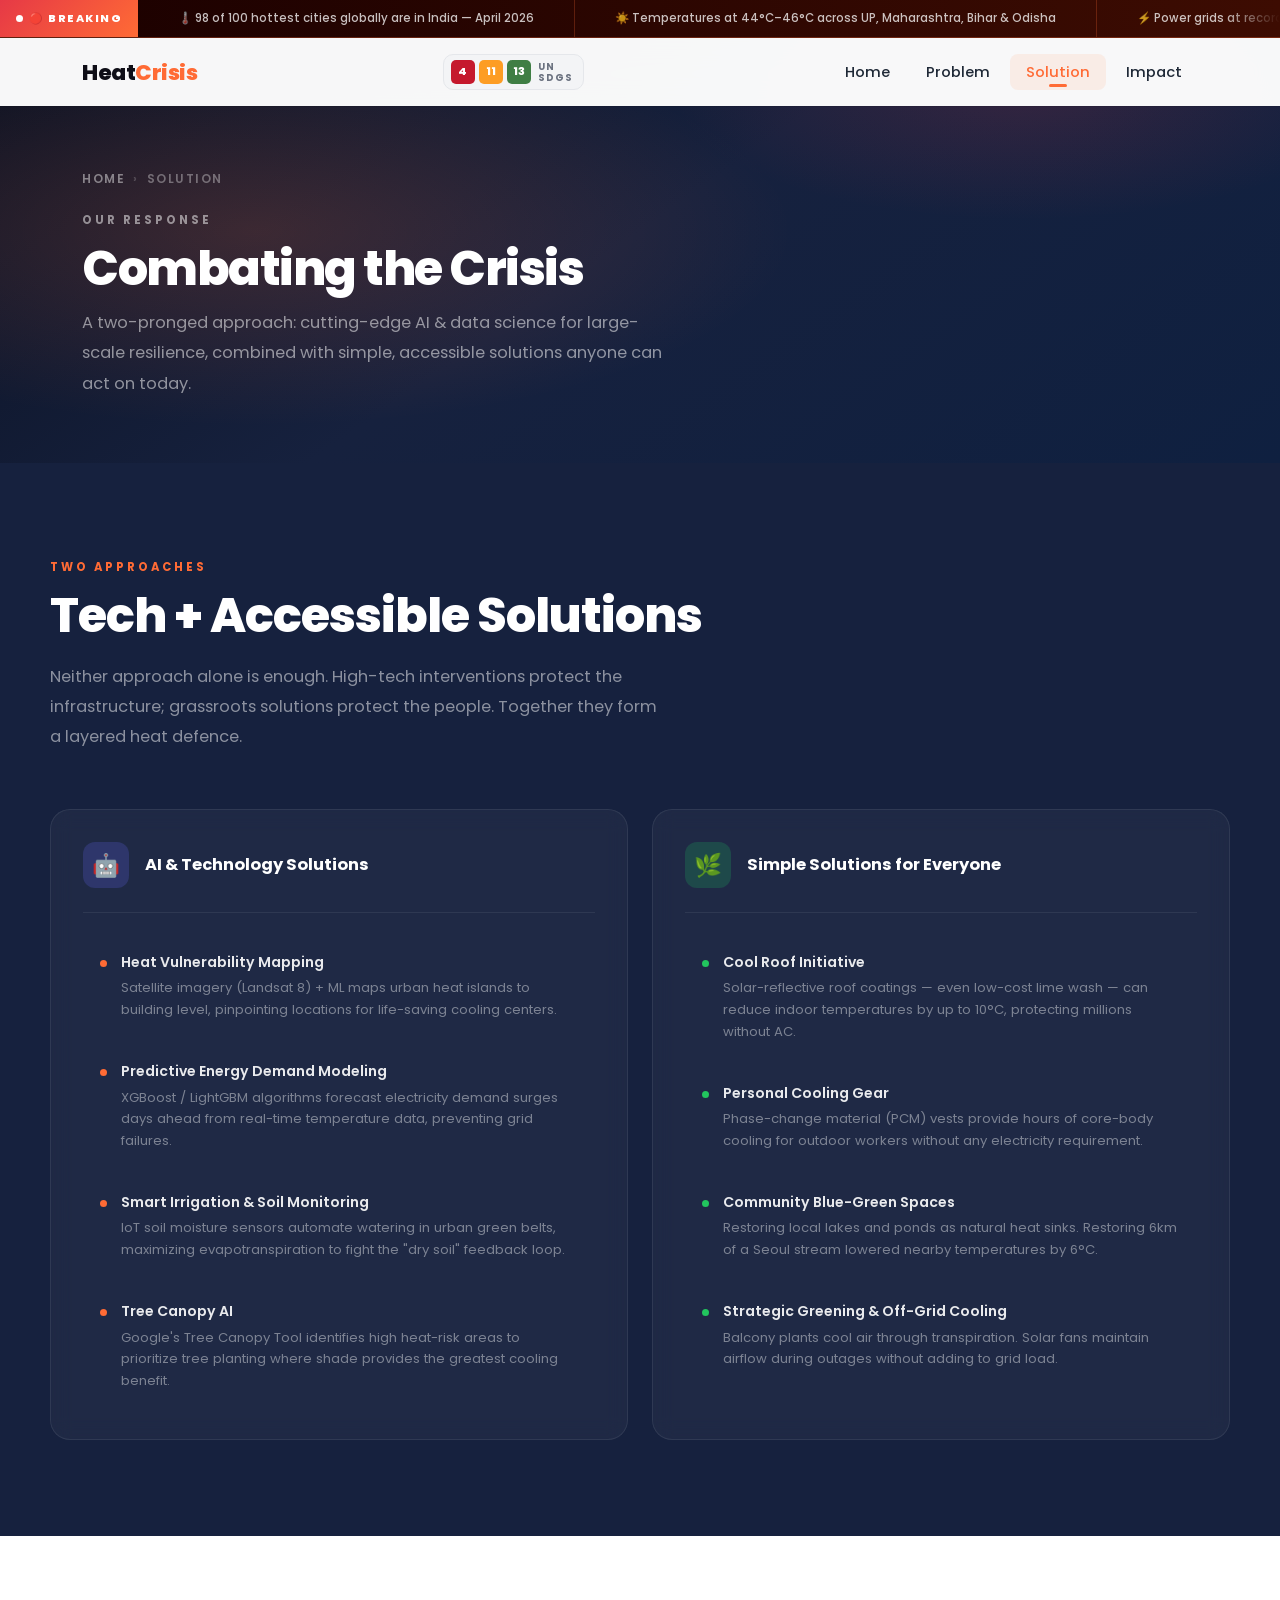
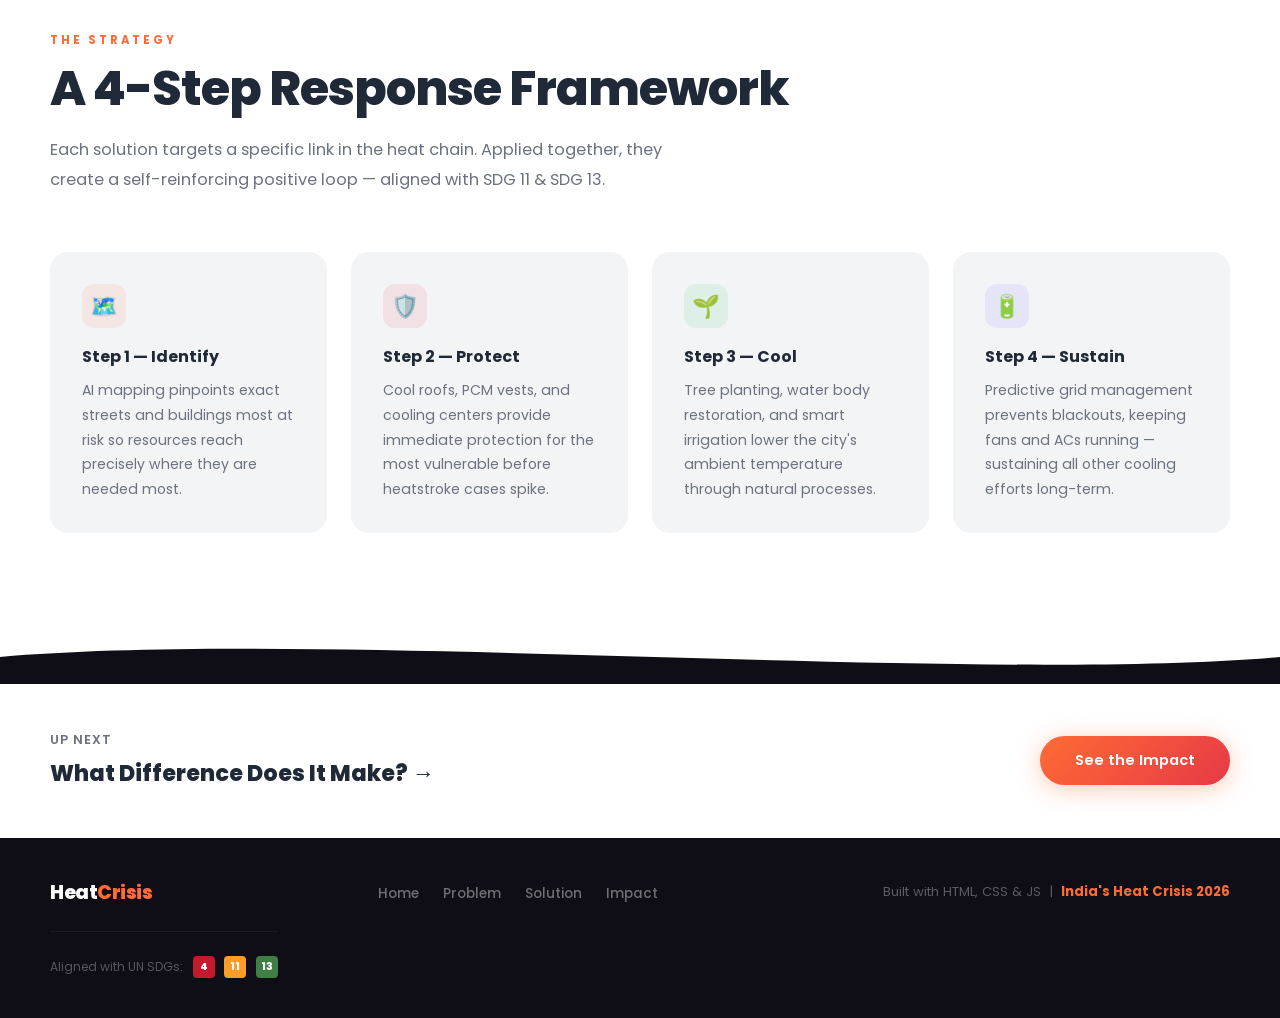
<file: solution.html>
<!DOCTYPE html>
<html lang="en">
<head>
  <meta charset="UTF-8" />
  <meta name="viewport" content="width=device-width, initial-scale=1.0" />
  <title>The Solution | India's Heat Crisis 2026</title>
  <link rel="preconnect" href="https://fonts.googleapis.com" />
  <link href="https://fonts.googleapis.com/css2?family=Poppins:wght@400;500;600;700;800;900&display=swap" rel="stylesheet" />
  <link rel="stylesheet" href="styles.css" />
</head>
<body>

<div class="progress-bar" id="progressBar"></div>

<!-- ══ TICKER ══ -->
<div class="ticker">
  <span class="ticker-label">🔴 BREAKING</span>
  <div class="ticker-wrap">
    <div class="ticker-track">
      <span>🌡️ 98 of 100 hottest cities globally are in India — April 2026</span>
      <span>☀️ Temperatures at 44°C–46°C across UP, Maharashtra, Bihar &amp; Odisha</span>
      <span>⚡ Power grids at record demand — blackout risk during peak hours</span>
      <span>🔴 Red Alert: Stay indoors between 12pm – 4pm</span>
      <span>🌆 Nighttime temps above 30°C preventing natural cooling</span>
      <span>🏥 Sharp rise in heat-related illnesses across affected states</span>
      <span>🌡️ 98 of 100 hottest cities globally are in India — April 2026</span>
      <span>☀️ Temperatures at 44°C–46°C across UP, Maharashtra, Bihar &amp; Odisha</span>
      <span>⚡ Power grids at record demand — blackout risk during peak hours</span>
      <span>🔴 Red Alert: Stay indoors between 12pm – 4pm</span>
      <span>🌆 Nighttime temps above 30°C preventing natural cooling</span>
      <span>🏥 Sharp rise in heat-related illnesses across affected states</span>
    </div>
  </div>
</div>

<!-- ══ NAVBAR ══ -->
<nav>
  <div class="nav-inner">
    <a href="index.html" class="logo">Heat<span>Crisis</span></a>
    <div class="sdg-nav-badge" title="This project addresses UN SDGs 4, 11 and 13">
      <span class="sdg-chip" style="background:var(--sdg4)"  title="SDG 4">4</span>
      <span class="sdg-chip" style="background:var(--sdg11)" title="SDG 11">11</span>
      <span class="sdg-chip" style="background:var(--sdg13)" title="SDG 13">13</span>
      <span class="sdg-label">UN<br>SDGs</span>
    </div>
    <ul class="nav-menu" id="navMenu">
      <li><a href="index.html">Home</a></li>
      <li><a href="problem.html">Problem</a></li>
      <li><a href="solution.html">Solution</a></li>
      <li><a href="impact.html">Impact</a></li>
    </ul>
    <div class="hamburger" id="hamburger"><span></span><span></span><span></span></div>
  </div>
</nav>

<!-- ══ PAGE HERO ══ -->
<div class="page-hero" style="background:linear-gradient(145deg,#0a1020,#16213E,#0f2040);">
  <div class="page-hero-inner">
    <div class="breadcrumb">
      <a href="index.html">Home</a><span class="sep">›</span><span>Solution</span>
    </div>
    <span class="eyebrow">Our Response</span>
    <h1 class="sec-title">Combating the Crisis</h1>
    <p class="sec-desc">
      A two-pronged approach: cutting-edge AI &amp; data science for large-scale resilience,
      combined with simple, accessible solutions anyone can act on today.
    </p>
  </div>
</div>

<!-- ══ SOLUTION PANELS ══ -->
<section class="section" style="background:var(--dark);">
  <div class="wrap">
    <span class="eyebrow" style="color:var(--orange);">Two Approaches</span>
    <h2 class="sec-title" style="color:white;">Tech + Accessible Solutions</h2>
    <p class="sec-desc" style="color:rgba(255,255,255,.5);">
      Neither approach alone is enough. High-tech interventions protect the infrastructure;
      grassroots solutions protect the people. Together they form a layered heat defence.
    </p>

    <div class="sol-grid">
      <div class="sol-panel tech-col reveal">
        <div class="panel-head">
          <div class="panel-icon">🤖</div>
          <h3>AI &amp; Technology Solutions</h3>
        </div>
        <div class="sol-item"><div class="sol-dot"></div><div>
          <h4>Heat Vulnerability Mapping</h4>
          <p>Satellite imagery (Landsat 8) + ML maps urban heat islands to building level, pinpointing locations for life-saving cooling centers.</p>
        </div></div>
        <div class="sol-item"><div class="sol-dot"></div><div>
          <h4>Predictive Energy Demand Modeling</h4>
          <p>XGBoost / LightGBM algorithms forecast electricity demand surges days ahead from real-time temperature data, preventing grid failures.</p>
        </div></div>
        <div class="sol-item"><div class="sol-dot"></div><div>
          <h4>Smart Irrigation &amp; Soil Monitoring</h4>
          <p>IoT soil moisture sensors automate watering in urban green belts, maximizing evapotranspiration to fight the "dry soil" feedback loop.</p>
        </div></div>
        <div class="sol-item"><div class="sol-dot"></div><div>
          <h4>Tree Canopy AI</h4>
          <p>Google's Tree Canopy Tool identifies high heat-risk areas to prioritize tree planting where shade provides the greatest cooling benefit.</p>
        </div></div>
      </div>

      <div class="sol-panel eco-col reveal">
        <div class="panel-head">
          <div class="panel-icon">🌿</div>
          <h3>Simple Solutions for Everyone</h3>
        </div>
        <div class="sol-item"><div class="sol-dot"></div><div>
          <h4>Cool Roof Initiative</h4>
          <p>Solar-reflective roof coatings — even low-cost lime wash — can reduce indoor temperatures by up to 10°C, protecting millions without AC.</p>
        </div></div>
        <div class="sol-item"><div class="sol-dot"></div><div>
          <h4>Personal Cooling Gear</h4>
          <p>Phase-change material (PCM) vests provide hours of core-body cooling for outdoor workers without any electricity requirement.</p>
        </div></div>
        <div class="sol-item"><div class="sol-dot"></div><div>
          <h4>Community Blue-Green Spaces</h4>
          <p>Restoring local lakes and ponds as natural heat sinks. Restoring 6km of a Seoul stream lowered nearby temperatures by 6°C.</p>
        </div></div>
        <div class="sol-item"><div class="sol-dot"></div><div>
          <h4>Strategic Greening &amp; Off-Grid Cooling</h4>
          <p>Balcony plants cool air through transpiration. Solar fans maintain airflow during outages without adding to grid load.</p>
        </div></div>
      </div>
    </div>
  </div>
</section>

<!-- ══ HOW IT WORKS ══ -->
<section class="section" style="background:white;">
  <div class="wrap">
    <span class="eyebrow">The Strategy</span>
    <h2 class="sec-title">A 4-Step Response Framework</h2>
    <p class="sec-desc">Each solution targets a specific link in the heat chain. Applied together, they create a self-reinforcing positive loop — aligned with SDG 11 &amp; SDG 13.</p>

    <div style="display:grid;grid-template-columns:repeat(auto-fit,minmax(240px,1fr));gap:1.5rem;">
      <div class="reveal" style="background:var(--light);border-radius:18px;padding:2rem;">
        <div style="width:44px;height:44px;border-radius:12px;background:rgba(255,107,53,.1);display:flex;align-items:center;justify-content:center;font-size:1.4rem;margin-bottom:1rem;">🗺️</div>
        <h3 style="font-size:1rem;font-weight:700;margin-bottom:.6rem;">Step 1 — Identify</h3>
        <p style="font-size:.88rem;color:var(--gray);line-height:1.75;">AI mapping pinpoints exact streets and buildings most at risk so resources reach precisely where they are needed most.</p>
      </div>
      <div class="reveal" style="background:var(--light);border-radius:18px;padding:2rem;transition-delay:.12s;">
        <div style="width:44px;height:44px;border-radius:12px;background:rgba(230,57,70,.1);display:flex;align-items:center;justify-content:center;font-size:1.4rem;margin-bottom:1rem;">🛡️</div>
        <h3 style="font-size:1rem;font-weight:700;margin-bottom:.6rem;">Step 2 — Protect</h3>
        <p style="font-size:.88rem;color:var(--gray);line-height:1.75;">Cool roofs, PCM vests, and cooling centers provide immediate protection for the most vulnerable before heatstroke cases spike.</p>
      </div>
      <div class="reveal" style="background:var(--light);border-radius:18px;padding:2rem;transition-delay:.24s;">
        <div style="width:44px;height:44px;border-radius:12px;background:rgba(34,197,94,.1);display:flex;align-items:center;justify-content:center;font-size:1.4rem;margin-bottom:1rem;">🌱</div>
        <h3 style="font-size:1rem;font-weight:700;margin-bottom:.6rem;">Step 3 — Cool</h3>
        <p style="font-size:.88rem;color:var(--gray);line-height:1.75;">Tree planting, water body restoration, and smart irrigation lower the city's ambient temperature through natural processes.</p>
      </div>
      <div class="reveal" style="background:var(--light);border-radius:18px;padding:2rem;transition-delay:.36s;">
        <div style="width:44px;height:44px;border-radius:12px;background:rgba(99,102,241,.1);display:flex;align-items:center;justify-content:center;font-size:1.4rem;margin-bottom:1rem;">🔋</div>
        <h3 style="font-size:1rem;font-weight:700;margin-bottom:.6rem;">Step 4 — Sustain</h3>
        <p style="font-size:.88rem;color:var(--gray);line-height:1.75;">Predictive grid management prevents blackouts, keeping fans and ACs running — sustaining all other cooling efforts long-term.</p>
      </div>
    </div>
  </div>
</section>

<!-- wave: white → dark (footer) -->
<div class="wave" style="background:white;">
  <svg viewBox="0 0 1440 55" xmlns="http://www.w3.org/2000/svg" preserveAspectRatio="none" style="height:55px;">
    <path d="M0,28 C360,0 1080,55 1440,28 L1440,55 L0,55 Z" fill="#0F0E17"/>
  </svg>
</div>

<!-- ══ NEXT PAGE ══ -->
<section class="section" style="background:white;padding:3rem 2rem;">
  <div class="wrap" style="display:flex;align-items:center;justify-content:space-between;flex-wrap:wrap;gap:1.5rem;">
    <div>
      <p style="font-size:.8rem;font-weight:600;color:var(--gray);text-transform:uppercase;letter-spacing:1px;margin-bottom:.4rem;">Up Next</p>
      <h3 style="font-size:1.4rem;font-weight:800;">What Difference Does It Make? →</h3>
    </div>
    <a href="impact.html" class="btn btn-fire">See the Impact</a>
  </div>
</section>

<!-- ══ FOOTER ══ -->
<footer>
  <div class="footer-inner">
    <a href="index.html" class="footer-logo">Heat<span>Crisis</span></a>
    <ul class="footer-links">
      <li><a href="index.html">Home</a></li>
      <li><a href="problem.html">Problem</a></li>
      <li><a href="solution.html">Solution</a></li>
      <li><a href="impact.html">Impact</a></li>
    </ul>
    <p class="footer-copy">Built with HTML, CSS &amp; JS &nbsp;|&nbsp; <strong>India's Heat Crisis 2026</strong></p>
  </div>
  <div class="footer-inner" style="padding-top:0;">
    <div class="footer-sdg">
      <span>Aligned with UN SDGs:</span>
      <span class="sdg-chip-sm" style="background:var(--sdg4)">4</span>
      <span class="sdg-chip-sm" style="background:var(--sdg11)">11</span>
      <span class="sdg-chip-sm" style="background:var(--sdg13)">13</span>
    </div>
  </div>
</footer>

<button class="back-to-top" id="backToTop" aria-label="Back to top">
  <svg viewBox="0 0 24 24"><polyline points="18 15 12 9 6 15"/></svg>
</button>

<script src="script.js"></script>
</body>
</html>
</file>
<file: styles.css>
/* ═══════════════════════════════════════════════
   INDIA HEAT CRISIS 2026 — Complete Stylesheet
═══════════════════════════════════════════════ */

/* ── RESET & VARIABLES ── */
*, *::before, *::after { margin: 0; padding: 0; box-sizing: border-box; }

:root {
  --orange : #FF6B35;
  --red    : #E63946;
  --gold   : #FFD166;
  --dark   : #16213E;
  --darker : #0F0E17;
  --light  : #F3F4F6;
  --white  : #FFFFFF;
  --gray   : #6B7280;
  --text   : #1F2937;

  /* SDG official colours */
  --sdg4  : #C5192D;
  --sdg11 : #FD9D24;
  --sdg13 : #3F7E44;
}

html { scroll-behavior: smooth; }

body {
  font-family: 'Poppins', -apple-system, BlinkMacSystemFont, 'Segoe UI', sans-serif;
  color: var(--text);
  overflow-x: hidden;
  animation: pageFadeIn .5s ease both;
}

@keyframes pageFadeIn {
  from { opacity: 0; transform: translateY(6px); }
  to   { opacity: 1; transform: translateY(0); }
}

/* ════════════════ BREAKING NEWS TICKER ════════════════ */
.ticker {
  position: fixed;
  top: 0; left: 0; right: 0;
  height: 38px;
  background: linear-gradient(90deg, #1a0000, #3d0c02);
  display: flex;
  align-items: center;
  z-index: 1001;
  overflow: hidden;
  border-bottom: 1px solid rgba(255,107,53,.3);
}

.ticker-label {
  flex-shrink: 0;
  background: linear-gradient(135deg, var(--red), var(--orange));
  color: white;
  font-size: .68rem;
  font-weight: 800;
  letter-spacing: 1.5px;
  text-transform: uppercase;
  padding: 0 1rem;
  height: 100%;
  display: flex;
  align-items: center;
  gap: .4rem;
  white-space: nowrap;
}

.ticker-label::before {
  content: '';
  width: 7px; height: 7px;
  border-radius: 50%;
  background: white;
  animation: blink 1s infinite;
}

.ticker-wrap {
  flex: 1;
  overflow: hidden;
  mask-image: linear-gradient(90deg, transparent, black 5%, black 95%, transparent);
  -webkit-mask-image: linear-gradient(90deg, transparent, black 5%, black 95%, transparent);
}

.ticker-track {
  display: flex;
  align-items: center;
  gap: 0;
  animation: tickerScroll 35s linear infinite;
  white-space: nowrap;
}

.ticker-track span {
  color: rgba(255,255,255,.75);
  font-size: .72rem;
  font-weight: 500;
  padding: 0 2.5rem;
  border-right: 1px solid rgba(255,107,53,.25);
  height: 38px;
  display: flex;
  align-items: center;
}

@keyframes tickerScroll {
  0%   { transform: translateX(0); }
  100% { transform: translateX(-50%); }
}

/* ════════════════ READING PROGRESS BAR ════════════════ */
.progress-bar {
  position: fixed;
  top: 106px; left: 0;
  height: 3px;
  width: 0%;
  background: linear-gradient(90deg, var(--orange), var(--red), var(--gold));
  z-index: 998;
  transition: width .1s linear;
  border-radius: 0 3px 3px 0;
}

/* ════════════════ BACK TO TOP ════════════════ */
.back-to-top {
  position: fixed;
  bottom: 2rem; right: 2rem;
  width: 48px; height: 48px;
  border-radius: 50%;
  background: linear-gradient(135deg, var(--orange), var(--red));
  color: white;
  border: none;
  cursor: pointer;
  display: flex;
  align-items: center;
  justify-content: center;
  box-shadow: 0 4px 20px rgba(255,107,53,.4);
  opacity: 0;
  transform: translateY(16px);
  transition: opacity .3s, transform .3s;
  z-index: 997;
}
.back-to-top.show { opacity: 1; transform: translateY(0); }
.back-to-top:hover { transform: translateY(-3px) scale(1.05); box-shadow: 0 8px 30px rgba(255,107,53,.55); }
.back-to-top svg { width: 20px; height: 20px; fill: none; stroke: white; stroke-width: 2.5; }

/* ════════════════ NAVBAR ════════════════ */
nav {
  position: fixed;
  top: 38px; left: 0; right: 0;
  height: 68px;
  background: rgba(255, 255, 255, 0.97);
  backdrop-filter: blur(14px);
  -webkit-backdrop-filter: blur(14px);
  box-shadow: 0 1px 0 rgba(0, 0, 0, 0.07);
  z-index: 999;
}

.nav-inner {
  max-width: 1180px;
  margin: 0 auto;
  padding: 0 2rem;
  height: 100%;
  display: flex;
  align-items: center;
  justify-content: space-between;
  gap: 1rem;
}

.logo {
  font-size: 1.35rem;
  font-weight: 800;
  letter-spacing: -0.5px;
  color: var(--darker);
  text-decoration: none;
  flex-shrink: 0;
}
.logo span { color: var(--orange); }

/* SDG badge in navbar */
.sdg-nav-badge {
  display: flex;
  align-items: center;
  gap: 4px;
  background: var(--light);
  border: 1px solid #E5E7EB;
  border-radius: 10px;
  padding: 5px 10px 5px 7px;
  flex-shrink: 0;
}

.sdg-nav-badge .sdg-chip {
  width: 24px; height: 24px;
  border-radius: 5px;
  display: flex;
  align-items: center;
  justify-content: center;
  font-size: .68rem;
  font-weight: 800;
  color: white;
  cursor: default;
  transition: transform .2s;
}
.sdg-nav-badge .sdg-chip:hover { transform: scale(1.15); }

.sdg-nav-badge .sdg-label {
  font-size: .6rem;
  font-weight: 700;
  color: var(--gray);
  text-transform: uppercase;
  letter-spacing: 1px;
  margin-left: 3px;
  line-height: 1.2;
}

.nav-menu {
  display: flex;
  list-style: none;
  gap: 0.25rem;
}

.nav-menu a {
  display: block;
  padding: 0.45rem 1rem;
  border-radius: 8px;
  font-size: 0.92rem;
  font-weight: 500;
  color: var(--text);
  text-decoration: none;
  position: relative;
  transition: color .2s, background .2s;
}

.nav-menu a::after {
  content: '';
  position: absolute;
  bottom: 3px; left: 50%;
  transform: translateX(-50%);
  width: 0; height: 3px;
  background: var(--orange);
  border-radius: 3px;
  transition: width .25s ease;
}

.nav-menu a:hover,
.nav-menu a.active {
  color: var(--orange);
  background: rgba(255, 107, 53, 0.09);
}

.nav-menu a.active::after { width: 18px; }

.hamburger {
  display: none;
  flex-direction: column;
  gap: 5px;
  cursor: pointer;
  padding: 4px;
}
.hamburger span {
  display: block;
  width: 24px; height: 2px;
  background: var(--text);
  border-radius: 2px;
  transition: .35s;
  transform-origin: center;
}
.hamburger.open span:nth-child(1) { transform: translateY(7px) rotate(45deg); }
.hamburger.open span:nth-child(2) { opacity: 0; transform: scaleX(0); }
.hamburger.open span:nth-child(3) { transform: translateY(-7px) rotate(-45deg); }

/* ════════════════ BUTTONS ════════════════ */
.btn {
  display: inline-block;
  padding: .85rem 2.2rem;
  border-radius: 100px;
  font-size: .92rem;
  font-weight: 600;
  text-decoration: none;
  transition: transform .25s, box-shadow .25s;
  font-family: inherit;
  cursor: pointer;
  border: none;
}
.btn:hover { transform: translateY(-3px); }

.btn-fire {
  background: linear-gradient(135deg, var(--orange), var(--red));
  color: white;
  box-shadow: 0 4px 24px rgba(255, 107, 53, .35);
}
.btn-fire:hover { box-shadow: 0 8px 36px rgba(255, 107, 53, .5); }

.btn-ghost {
  background: rgba(255, 255, 255, .07);
  color: rgba(255, 255, 255, .82);
  border: 1px solid rgba(255, 255, 255, .18);
}
.btn-ghost:hover { background: rgba(255, 255, 255, .13); }

.btn-outline {
  background: transparent;
  color: var(--orange);
  border: 2px solid var(--orange);
  padding: .7rem 1.75rem;
}
.btn-outline:hover { background: var(--orange); color: white; }

/* ════════════════ SHARED LAYOUT ════════════════ */
.section { padding: 6rem 2rem; }
.wrap { max-width: 1180px; margin: 0 auto; }

.eyebrow {
  font-size: .72rem;
  font-weight: 700;
  letter-spacing: 3px;
  text-transform: uppercase;
  color: var(--orange);
  margin-bottom: .75rem;
  display: block;
}

.sec-title {
  font-size: clamp(2rem, 4vw, 3rem);
  font-weight: 800;
  line-height: 1.15;
  letter-spacing: -1px;
  margin-bottom: 1.2rem;
}

.sec-desc {
  font-size: 1.02rem;
  color: var(--gray);
  line-height: 1.85;
  max-width: 620px;
  margin-bottom: 3.5rem;
}

/* ════════════════ WAVE DIVIDERS ════════════════ */
.wave { line-height: 0; overflow: hidden; margin-bottom: -1px; }
.wave svg { display: block; width: 100%; }

/* ════════════════ HOME HERO ════════════════ */
#home-hero {
  min-height: 100vh;
  padding-top: 106px;
  display: flex;
  flex-direction: column;
  align-items: center;
  justify-content: center;
  position: relative;
  overflow: hidden;
  background: var(--darker);
}

#home-hero::before {
  content: '';
  position: absolute; inset: 0;
  background:
    radial-gradient(ellipse 80% 70% at 50% 15%, rgba(230,57,70,.32) 0%, transparent 60%),
    radial-gradient(ellipse 55% 55% at 85% 80%, rgba(255,107,53,.2) 0%, transparent 55%),
    radial-gradient(ellipse 60% 60% at 10% 90%, rgba(255,209,102,.12) 0%, transparent 55%);
  animation: heatPulse 7s ease-in-out infinite alternate;
}

/* Floating heat particles */
.particle {
  position: absolute;
  border-radius: 50%;
  pointer-events: none;
  animation: floatUp linear infinite;
}

@keyframes floatUp {
  0%   { transform: translateY(0) scale(.5); opacity: 0; }
  10%  { opacity: 1; }
  90%  { opacity: .6; }
  100% { transform: translateY(-90vh) scale(1.4); opacity: 0; }
}

.hero-wrap {
  position: relative; z-index: 1;
  text-align: center;
  padding: 3rem 2rem;
  max-width: 860px;
}

.pill {
  display: inline-flex;
  align-items: center;
  gap: .5rem;
  padding: .45rem 1.2rem;
  border-radius: 100px;
  border: 1px solid rgba(230,57,70,.45);
  background: rgba(230,57,70,.12);
  color: #FF8A8A;
  font-size: .78rem;
  font-weight: 600;
  letter-spacing: 1.8px;
  text-transform: uppercase;
  margin-bottom: 1.75rem;
}
.pill::before {
  content: '';
  width: 8px; height: 8px;
  border-radius: 50%;
  background: var(--red);
  animation: blink 1.1s infinite;
}

.hero-heading {
  font-size: clamp(2.8rem, 7vw, 5.4rem);
  font-weight: 900;
  line-height: 1.05;
  letter-spacing: -2px;
  color: var(--white);
  margin-bottom: 1.5rem;
}
.hero-heading .hot {
  background: linear-gradient(135deg, var(--orange) 0%, var(--gold) 100%);
  -webkit-background-clip: text;
  -webkit-text-fill-color: transparent;
  background-clip: text;
}

/* Typewriter cursor */
.cursor-blink {
  color: var(--gold);
  font-weight: 900;
  font-size: clamp(2.8rem, 7vw, 5.4rem);
  line-height: 1.05;
  animation: cursorBlink .7s infinite;
  margin-left: 2px;
}
@keyframes cursorBlink {
  0%, 100% { opacity: 1; }
  50%       { opacity: 0; }
}

.hero-sub {
  font-size: 1.05rem;
  color: rgba(255,255,255,.62);
  line-height: 1.85;
  max-width: 600px;
  margin: 0 auto 3rem;
}
.hero-sub strong { color: rgba(255,255,255,.9); }

.hero-stats-row {
  display: flex;
  justify-content: center;
  gap: 4rem;
  margin-bottom: 3rem;
  flex-wrap: wrap;
}

.h-stat-num {
  font-size: 3.6rem;
  font-weight: 900;
  line-height: 1;
  background: linear-gradient(135deg, var(--orange), var(--gold));
  -webkit-background-clip: text;
  -webkit-text-fill-color: transparent;
  background-clip: text;
}
.h-stat-label {
  font-size: .72rem;
  font-weight: 500;
  color: rgba(255,255,255,.4);
  text-transform: uppercase;
  letter-spacing: 1px;
  margin-top: .25rem;
}

.hero-ctas { display: flex; gap: 1rem; justify-content: center; flex-wrap: wrap; }

.scroll-hint {
  position: absolute;
  bottom: 2.25rem; left: 50%;
  transform: translateX(-50%);
  display: flex;
  flex-direction: column;
  align-items: center;
  gap: .4rem;
  color: rgba(255,255,255,.25);
  font-size: .7rem;
  font-weight: 600;
  letter-spacing: 2px;
  text-transform: uppercase;
  animation: scrollBounce 2s ease-in-out infinite;
}
.scroll-hint svg { width: 18px; height: 18px; fill: none; stroke: currentColor; stroke-width: 2; }

/* ════════════════ PAGE HERO (inner pages) ════════════════ */
.page-hero {
  padding-top: 106px;
  min-height: 320px;
  display: flex;
  align-items: center;
  position: relative;
  overflow: hidden;
}

.page-hero::before {
  content: '';
  position: absolute; inset: 0;
  background:
    radial-gradient(ellipse 70% 70% at 20% 50%, rgba(255,107,53,.18) 0%, transparent 60%),
    radial-gradient(ellipse 50% 50% at 80% 20%, rgba(230,57,70,.15) 0%, transparent 55%);
  animation: heatPulse 6s ease-in-out infinite alternate;
}

.page-hero-inner {
  position: relative; z-index: 1;
  padding: 4rem 2rem;
  max-width: 1180px;
  margin: 0 auto;
  width: 100%;
}

.page-hero .eyebrow { color: rgba(255,255,255,.5); }
.page-hero .sec-title { color: white; margin-bottom: .75rem; letter-spacing: -1.5px; }
.page-hero .sec-desc  { color: rgba(255,255,255,.52); margin-bottom: 0; max-width: 580px; }

.breadcrumb {
  display: flex;
  align-items: center;
  gap: .5rem;
  font-size: .75rem;
  font-weight: 600;
  color: rgba(255,255,255,.35);
  margin-bottom: 1.5rem;
  text-transform: uppercase;
  letter-spacing: 1.5px;
}
.breadcrumb a { color: rgba(255,255,255,.45); text-decoration: none; transition: color .2s; }
.breadcrumb a:hover { color: white; }
.breadcrumb .sep { color: rgba(255,255,255,.2); }

/* ════════════════ REVEAL ANIMATION ════════════════ */
.reveal {
  opacity: 0;
  transform: translateY(28px);
  transition: opacity .55s ease, transform .55s ease;
}
.reveal.visible { opacity: 1; transform: translateY(0); }

/* ════════════════ SHARED COMPONENTS ════════════════ */

.tag {
  display: inline-block;
  background: linear-gradient(135deg, var(--orange), var(--red));
  color: white;
  padding: .2rem .75rem;
  border-radius: 100px;
  font-size: .78rem;
  font-weight: 700;
}

.alert-strip {
  display: flex;
  align-items: center;
  gap: 1rem;
  background: linear-gradient(135deg, var(--red), var(--orange));
  color: white;
  padding: 1rem 1.75rem;
  border-radius: 14px;
  margin-bottom: 2.5rem;
  font-size: .92rem;
  font-weight: 500;
  line-height: 1.6;
}
.alert-strip strong { font-weight: 700; }

.pulse-dot {
  width: 10px; height: 10px;
  border-radius: 50%;
  background: white;
  flex-shrink: 0;
  animation: blink 1s infinite;
}

/* ════════════════ HOME: QUICK FACTS ════════════════ */
.facts-grid {
  display: grid;
  grid-template-columns: repeat(4, 1fr);
  gap: 1.25rem;
}

.fact-card {
  background: white;
  border-radius: 18px;
  padding: 2rem 1.5rem;
  box-shadow: 0 2px 14px rgba(0,0,0,.055);
  text-align: center;
  border-bottom: 3px solid transparent;
}
.fact-card:nth-child(1) { border-bottom-color: var(--red);    transition-delay: 0s; }
.fact-card:nth-child(2) { border-bottom-color: var(--orange); transition-delay: .1s; }
.fact-card:nth-child(3) { border-bottom-color: var(--gold);   transition-delay: .2s; }
.fact-card:nth-child(4) { border-bottom-color: #6366F1;       transition-delay: .3s; }

.fact-card.visible:hover {
  transform: translateY(-5px);
  box-shadow: 0 12px 30px rgba(0,0,0,.1);
  transition: opacity .55s ease, transform .3s ease, box-shadow .3s;
}

.fact-icon { font-size: 2.2rem; margin-bottom: .75rem; display: block; }
.fact-card h4 { font-size: .95rem; font-weight: 700; margin-bottom: .4rem; }
.fact-card p  { font-size: .82rem; color: var(--gray); line-height: 1.65; }

/* ════════════════ HOME: EXPLORE CARDS ════════════════ */
.explore-grid {
  display: grid;
  grid-template-columns: repeat(3, 1fr);
  gap: 1.5rem;
}

.explore-card {
  border-radius: 20px;
  overflow: hidden;
  text-decoration: none;
  display: block;
  box-shadow: 0 4px 20px rgba(0,0,0,.07);
  transition: transform .3s, box-shadow .3s;
}
.explore-card:hover { transform: translateY(-7px); box-shadow: 0 20px 50px rgba(0,0,0,.14); }

.ec-head {
  padding: 2.5rem 2rem 2rem;
  color: white;
  min-height: 200px;
  display: flex;
  flex-direction: column;
  justify-content: flex-end;
  position: relative;
}
.explore-card:nth-child(1) .ec-head { background: linear-gradient(145deg, #6b1a0a, #E63946); }
.explore-card:nth-child(2) .ec-head { background: linear-gradient(145deg, #0a1628, #16213E); }
.explore-card:nth-child(3) .ec-head { background: linear-gradient(145deg, #1e1b4b, #6366F1); }

.ec-head-icon { font-size: 2.8rem; margin-bottom: .75rem; display: block; }
.ec-head h3   { font-size: 1.3rem; font-weight: 800; margin-bottom: .4rem; }
.ec-head p    { font-size: .85rem; color: rgba(255,255,255,.62); line-height: 1.6; }

.ec-foot {
  background: white;
  padding: 1.2rem 2rem;
  display: flex;
  align-items: center;
  justify-content: space-between;
  font-size: .88rem;
  font-weight: 700;
  transition: background .25s;
}
.explore-card:nth-child(1) .ec-foot { color: var(--red); }
.explore-card:nth-child(2) .ec-foot { color: var(--dark); }
.explore-card:nth-child(3) .ec-foot { color: #6366F1; }

.explore-card:nth-child(1):hover .ec-foot { background: #fff5f5; }
.explore-card:nth-child(2):hover .ec-foot { background: #f0f4ff; }
.explore-card:nth-child(3):hover .ec-foot { background: #f3f0ff; }

.ec-arrow { font-size: 1.1rem; transition: transform .3s; }
.explore-card:hover .ec-arrow { transform: translateX(5px); }

/* ════════════════ SDG SECTION ════════════════ */
.sdg-section-header {
  display: flex;
  align-items: center;
  gap: 1.5rem;
  margin-bottom: 3rem;
  flex-wrap: wrap;
}

.sdg-wheel {
  flex-shrink: 0;
}

.sdg-grid {
  display: grid;
  grid-template-columns: repeat(3, 1fr);
  gap: 1.5rem;
}

.sdg-card {
  border-radius: 20px;
  overflow: hidden;
  box-shadow: 0 4px 20px rgba(0,0,0,.08);
}
.sdg-card:nth-child(1) { transition-delay: 0s; }
.sdg-card:nth-child(2) { transition-delay: .12s; }
.sdg-card:nth-child(3) { transition-delay: .24s; }

.sdg-card.visible:hover {
  transform: translateY(-6px);
  box-shadow: 0 16px 40px rgba(0,0,0,.14);
  transition: opacity .55s ease, transform .3s ease, box-shadow .3s;
}

.sdg-card-head {
  padding: 2rem;
  color: white;
  position: relative;
  overflow: hidden;
  min-height: 160px;
  display: flex;
  flex-direction: column;
  justify-content: flex-end;
}

.sdg-card:nth-child(1) .sdg-card-head { background: linear-gradient(145deg, #8b0000, var(--sdg4)); }
.sdg-card:nth-child(2) .sdg-card-head { background: linear-gradient(145deg, #a04000, var(--sdg11)); }
.sdg-card:nth-child(3) .sdg-card-head { background: linear-gradient(145deg, #1a4020, var(--sdg13)); }

.sdg-bg-num {
  position: absolute;
  top: -.25rem; right: 1rem;
  font-size: 7rem;
  font-weight: 900;
  color: rgba(255,255,255,.12);
  line-height: 1;
  pointer-events: none;
}

.sdg-card-icon { font-size: 2rem; margin-bottom: .5rem; }
.sdg-goal-num {
  font-size: .68rem;
  font-weight: 700;
  letter-spacing: 2px;
  text-transform: uppercase;
  color: rgba(255,255,255,.65);
  margin-bottom: .2rem;
}
.sdg-card-head h3 { font-size: 1.1rem; font-weight: 800; }

.sdg-card-body {
  padding: 1.75rem 2rem;
  background: white;
}

.sdg-card-body p {
  font-size: .88rem;
  color: var(--gray);
  line-height: 1.75;
  margin-bottom: 1.1rem;
}

.sdg-points { list-style: none; display: flex; flex-direction: column; gap: .55rem; }

.sdg-points li {
  font-size: .82rem;
  color: var(--text);
  font-weight: 500;
  display: flex;
  align-items: flex-start;
  gap: .6rem;
  line-height: 1.5;
}

.sdg-points li .sdg-check {
  width: 18px; height: 18px;
  border-radius: 50%;
  display: inline-flex;
  align-items: center;
  justify-content: center;
  font-size: .6rem;
  font-weight: 700;
  color: white;
  flex-shrink: 0;
  margin-top: 1px;
}

.sdg-card:nth-child(1) .sdg-check { background: var(--sdg4); }
.sdg-card:nth-child(2) .sdg-check { background: var(--sdg11); }
.sdg-card:nth-child(3) .sdg-check { background: var(--sdg13); }

/* ════════════════ PROBLEM PAGE ════════════════ */
.cards-3 {
  display: grid;
  grid-template-columns: repeat(3, 1fr);
  gap: 1.5rem;
  margin-bottom: 2rem;
}

.cause-card {
  background: white;
  border-radius: 18px;
  padding: 2rem;
  box-shadow: 0 2px 14px rgba(0,0,0,.055);
  border-top: 4px solid;
}
.cause-card:nth-child(1) { border-top-color: var(--orange); transition-delay: 0s; }
.cause-card:nth-child(2) { border-top-color: var(--red);    transition-delay: .12s; }
.cause-card:nth-child(3) { border-top-color: var(--gold);   transition-delay: .24s; }

.cause-card.visible:hover {
  transform: translateY(-5px);
  box-shadow: 0 12px 36px rgba(0,0,0,.1);
  transition: opacity .55s ease, transform .3s ease, box-shadow .3s;
}

.icon-box {
  width: 52px; height: 52px;
  border-radius: 14px;
  display: flex; align-items: center; justify-content: center;
  font-size: 1.6rem;
  margin-bottom: 1.2rem;
}
.cause-card:nth-child(1) .icon-box { background: rgba(255,107,53,.1); }
.cause-card:nth-child(2) .icon-box { background: rgba(230,57,70,.1); }
.cause-card:nth-child(3) .icon-box { background: rgba(255,209,102,.15); }

.cause-card h3 { font-size: 1rem; font-weight: 700; margin-bottom: .7rem; }
.cause-card p  { font-size: .88rem; color: var(--gray); line-height: 1.75; }

.hotbox-card {
  background: white;
  border-radius: 18px;
  padding: 2.5rem;
  box-shadow: 0 2px 14px rgba(0,0,0,.055);
  display: grid;
  grid-template-columns: 1fr 1fr;
  gap: 3rem;
  align-items: center;
}
.hotbox-card h3 { font-size: 1.4rem; font-weight: 800; margin-bottom: 1rem; line-height: 1.3; }
.hotbox-card p  { font-size: .88rem; color: var(--gray); line-height: 1.8; margin-bottom: .75rem; }

.bar-list { display: flex; flex-direction: column; gap: 1rem; }

.bar-row {
  display: grid;
  grid-template-columns: 120px 1fr 52px;
  align-items: center;
  gap: .75rem;
}
.bar-city { font-size: .82rem; font-weight: 600; }

.bar-track {
  height: 8px;
  background: #EBEBEB;
  border-radius: 100px;
  overflow: hidden;
}

.bar-fill {
  height: 100%;
  border-radius: 100px;
  background: linear-gradient(90deg, var(--orange), var(--red));
  width: 0;
  transition: width 1.5s cubic-bezier(.4,0,.2,1);
}

.bar-val { font-size: .82rem; font-weight: 700; color: var(--red); text-align: right; }

/* ════════════════ SOLUTION PAGE ════════════════ */
.sol-grid {
  display: grid;
  grid-template-columns: 1fr 1fr;
  gap: 1.5rem;
}

.sol-panel {
  background: rgba(255,255,255,.04);
  border: 1px solid rgba(255,255,255,.08);
  border-radius: 20px;
  padding: 2rem;
  backdrop-filter: blur(10px);
  -webkit-backdrop-filter: blur(10px);
}
.sol-panel:nth-child(2) { transition-delay: .14s; }

.panel-head {
  display: flex;
  align-items: center;
  gap: 1rem;
  margin-bottom: 1.5rem;
  padding-bottom: 1.5rem;
  border-bottom: 1px solid rgba(255,255,255,.07);
}

.panel-icon {
  width: 46px; height: 46px;
  border-radius: 12px;
  display: flex; align-items: center; justify-content: center;
  font-size: 1.4rem; flex-shrink: 0;
}
.tech-col .panel-icon { background: rgba(99,102,241,.22); }
.eco-col  .panel-icon { background: rgba(34,197,94,.2); }
.panel-head h3 { font-size: 1.02rem; font-weight: 700; color: white; }

.sol-item {
  display: flex;
  gap: .9rem;
  padding: .9rem 1rem;
  border-radius: 12px;
  margin-bottom: .6rem;
  border: 1px solid transparent;
  transition: background .25s, border-color .25s;
}
.sol-item:last-child { margin-bottom: 0; }
.sol-item:hover {
  background: rgba(255,255,255,.04);
  border-color: rgba(255,107,53,.22);
}

.sol-dot {
  width: 7px; height: 7px;
  border-radius: 50%;
  background: var(--orange);
  margin-top: 8px; flex-shrink: 0;
}
.eco-col .sol-dot { background: #22C55E; }

.sol-item h4 { font-size: .88rem; font-weight: 600; color: rgba(255,255,255,.9); margin-bottom: .28rem; }
.sol-item p  { font-size: .82rem; color: rgba(255,255,255,.42); line-height: 1.65; }

/* ════════════════ IMPACT PAGE ════════════════ */
.kpi-row {
  display: grid;
  grid-template-columns: repeat(4, 1fr);
  gap: 1.25rem;
  margin-bottom: 3.5rem;
}

.kpi {
  background: var(--light);
  border-radius: 16px;
  padding: 2rem 1.25rem;
  text-align: center;
}
.kpi:nth-child(1) { transition-delay: 0s; }
.kpi:nth-child(2) { transition-delay: .1s; }
.kpi:nth-child(3) { transition-delay: .2s; }
.kpi:nth-child(4) { transition-delay: .3s; }

.kpi-num {
  display: block;
  font-size: 2.8rem;
  font-weight: 900;
  line-height: 1;
  background: linear-gradient(135deg, var(--orange), var(--red));
  -webkit-background-clip: text;
  -webkit-text-fill-color: transparent;
  background-clip: text;
  margin-bottom: .5rem;
  animation: glowPulse 3s ease-in-out infinite;
}

@keyframes glowPulse {
  0%, 100% { filter: drop-shadow(0 0 4px rgba(255,107,53,0)); }
  50%       { filter: drop-shadow(0 0 10px rgba(255,107,53,.4)); }
}

.kpi-label { font-size: .8rem; color: var(--gray); line-height: 1.5; }

.impact-cards {
  display: grid;
  grid-template-columns: repeat(3, 1fr);
  gap: 1.5rem;
}

.imp-card {
  border-radius: 18px;
  overflow: hidden;
  box-shadow: 0 4px 20px rgba(0,0,0,.07);
}
.imp-card:nth-child(1) { transition-delay: 0s; }
.imp-card:nth-child(2) { transition-delay: .12s; }
.imp-card:nth-child(3) { transition-delay: .24s; }

.imp-card.visible:hover {
  transform: translateY(-5px);
  box-shadow: 0 14px 40px rgba(0,0,0,.12);
  transition: opacity .55s ease, transform .3s ease, box-shadow .3s;
}

.imp-head { padding: 1.6rem 2rem; color: white; }
.imp-card:nth-child(1) .imp-head { background: linear-gradient(135deg, #6366F1, #8B5CF6); }
.imp-card:nth-child(2) .imp-head { background: linear-gradient(135deg, #22C55E, #16A34A); }
.imp-card:nth-child(3) .imp-head { background: linear-gradient(135deg, var(--orange), var(--red)); }

.imp-icon { font-size: 2rem; margin-bottom: .4rem; }
.imp-head h3 { font-size: .98rem; font-weight: 700; }

.imp-body { padding: 1.5rem 2rem; background: white; }
.imp-point { display: flex; gap: .7rem; margin-bottom: .9rem; }
.imp-point:last-child { margin-bottom: 0; }

.check {
  width: 20px; height: 20px;
  border-radius: 50%;
  display: flex; align-items: center; justify-content: center;
  font-size: .62rem;
  color: white; flex-shrink: 0; margin-top: 1px;
}
.imp-card:nth-child(1) .check { background: #6366F1; }
.imp-card:nth-child(2) .check { background: #22C55E; }
.imp-card:nth-child(3) .check { background: var(--orange); }

.imp-point p      { font-size: .85rem; color: var(--gray); line-height: 1.65; }
.imp-point strong { color: var(--text); }

.cta-banner {
  margin-top: 4rem;
  background: linear-gradient(135deg, var(--darker), var(--dark));
  border-radius: 20px;
  padding: 3rem 2.5rem;
  display: flex;
  align-items: center;
  justify-content: space-between;
  gap: 2rem;
  flex-wrap: wrap;
}
.cta-banner h3 { font-size: 1.6rem; font-weight: 800; color: white; margin-bottom: .5rem; }
.cta-banner p  { font-size: .95rem; color: rgba(255,255,255,.5); }
.cta-btns { display: flex; gap: 1rem; flex-wrap: wrap; }

/* ════════════════ FOOTER ════════════════ */
footer {
  background: var(--darker);
  color: rgba(255,255,255,.32);
  padding: 2.5rem 2rem;
}

.footer-inner {
  max-width: 1180px;
  margin: 0 auto;
  display: flex;
  justify-content: space-between;
  align-items: center;
  flex-wrap: wrap;
  gap: 1.5rem;
}

.footer-logo {
  font-size: 1.2rem;
  font-weight: 800;
  color: var(--white);
  text-decoration: none;
  letter-spacing: -0.5px;
}
.footer-logo span { color: var(--orange); }

.footer-links {
  display: flex;
  gap: 1.5rem;
  list-style: none;
}
.footer-links a {
  color: rgba(255,255,255,.4);
  text-decoration: none;
  font-size: .85rem;
  font-weight: 500;
  transition: color .2s;
}
.footer-links a:hover { color: rgba(255,255,255,.85); }

.footer-copy { font-size: .82rem; }
footer strong { color: var(--orange); }

/* SDG footer strip */
.footer-sdg {
  display: flex;
  align-items: center;
  gap: .6rem;
  margin-top: 1.5rem;
  padding-top: 1.5rem;
  border-top: 1px solid rgba(255,255,255,.06);
}
.footer-sdg span { font-size: .75rem; color: rgba(255,255,255,.3); }
.footer-sdg .sdg-chip-sm {
  width: 22px; height: 22px;
  border-radius: 4px;
  display: inline-flex;
  align-items: center;
  justify-content: center;
  font-size: .65rem;
  font-weight: 800;
  color: white;
}

/* ════════════════ KEYFRAMES ════════════════ */
@keyframes blink {
  0%, 100% { opacity: 1; }
  50%       { opacity: .15; }
}

@keyframes heatPulse {
  0%   { opacity: .7; transform: scale(1); }
  100% { opacity: 1;  transform: scale(1.06); }
}

@keyframes scrollBounce {
  0%, 100% { transform: translateX(-50%) translateY(0); }
  50%       { transform: translateX(-50%) translateY(8px); }
}

/* ════════════════ RESPONSIVE ════════════════ */
@media (max-width: 940px) {
  .facts-grid   { grid-template-columns: repeat(2, 1fr); }
  .explore-grid { grid-template-columns: 1fr; }
  .cards-3      { grid-template-columns: 1fr; }
  .hotbox-card  { grid-template-columns: 1fr; gap: 2rem; }
  .sol-grid     { grid-template-columns: 1fr; }
  .kpi-row      { grid-template-columns: repeat(2, 1fr); }
  .impact-cards { grid-template-columns: 1fr; }
  .sdg-grid     { grid-template-columns: 1fr; }
  .cta-banner   { text-align: center; justify-content: center; }
}

@media (max-width: 768px) {
  .hamburger { display: flex; }
  .sdg-nav-badge { display: none; }

  .nav-menu {
    display: none;
    position: absolute;
    top: 68px; left: 0; right: 0;
    background: white;
    flex-direction: column;
    padding: 1.2rem 1.5rem;
    gap: .25rem;
    box-shadow: 0 12px 28px rgba(0,0,0,.1);
  }
  .nav-menu.open { display: flex; }

  .section { padding: 4rem 1.5rem; }
  .page-hero { min-height: 260px; }
  .footer-inner { flex-direction: column; text-align: center; }
  .footer-links { justify-content: center; }
  .hero-stats-row { gap: 2rem; }
  .ticker-label { padding: 0 .75rem; font-size: .62rem; }
}

@media (max-width: 480px) {
  .facts-grid   { grid-template-columns: 1fr 1fr; }
  .kpi-row      { grid-template-columns: 1fr 1fr; }
  .hero-heading { font-size: 2.5rem; letter-spacing: -1px; }
  .alert-strip  { flex-direction: column; align-items: flex-start; }
}
</file>
